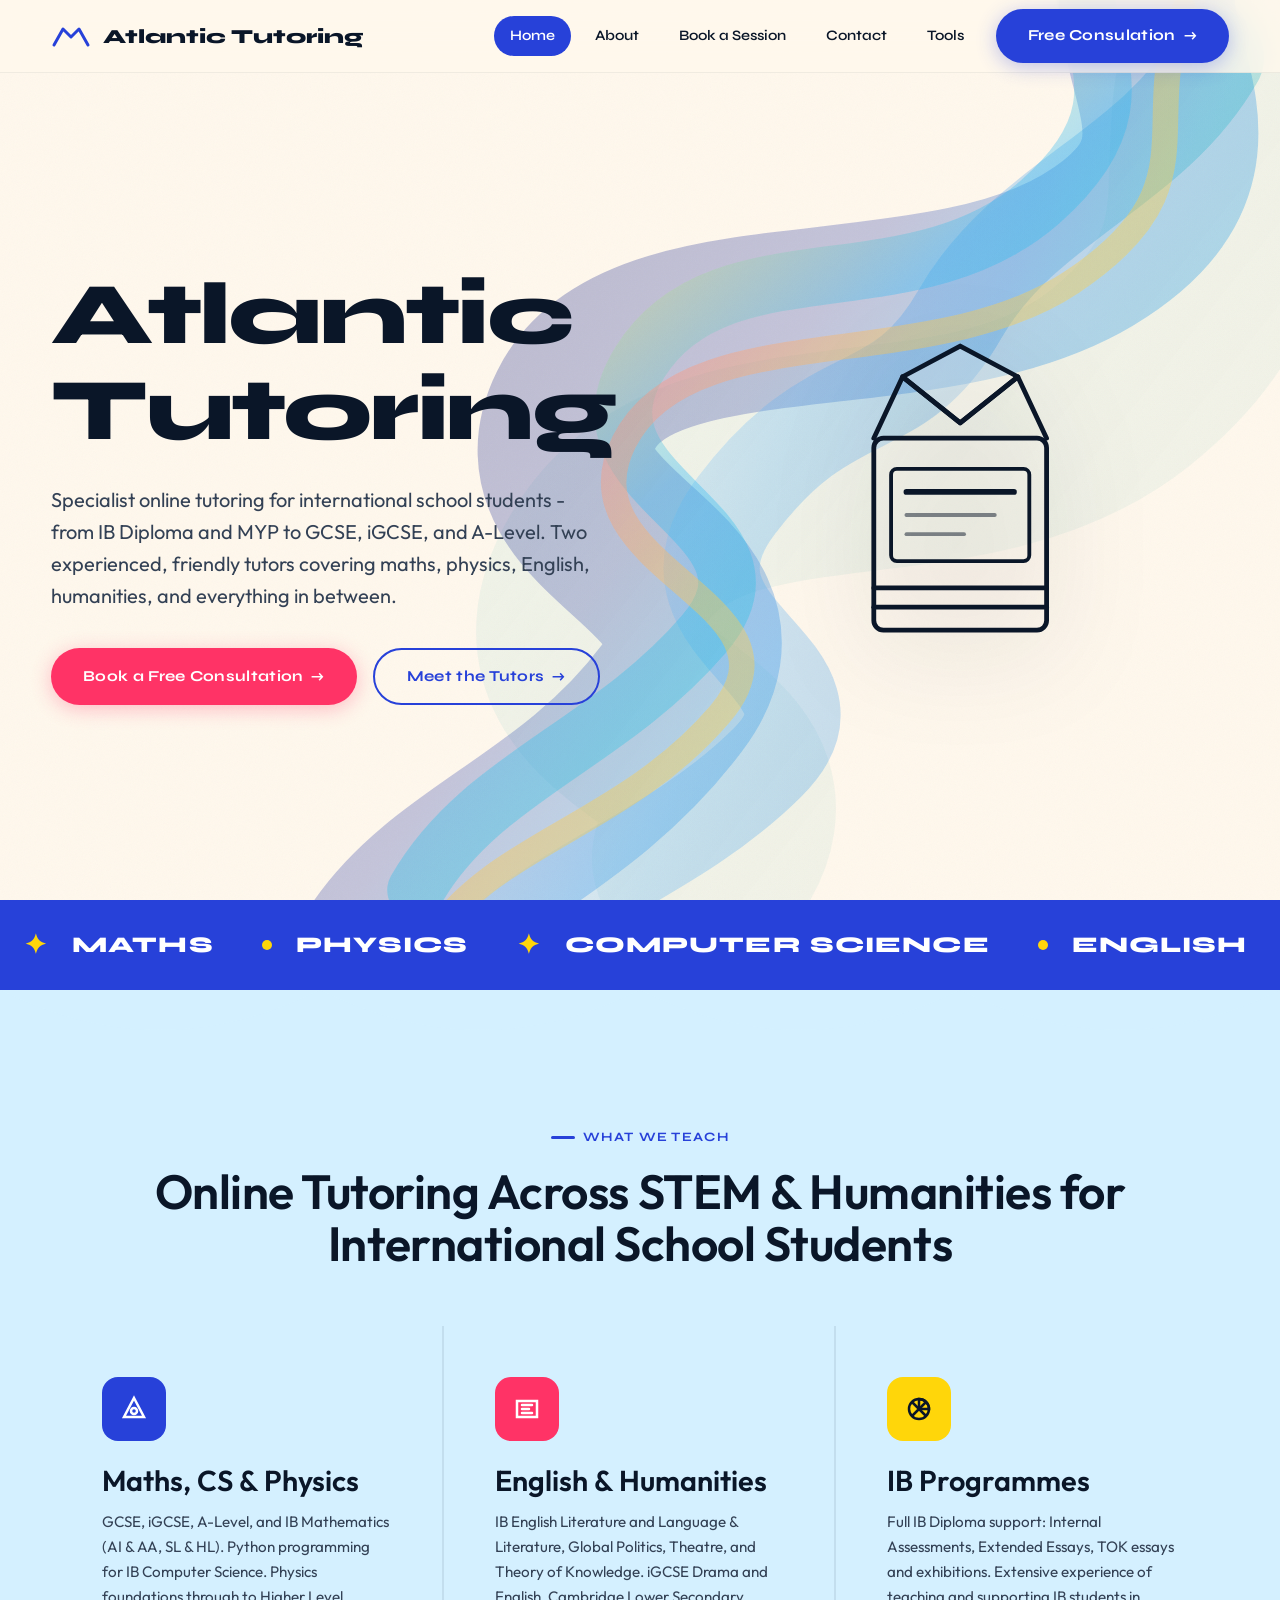
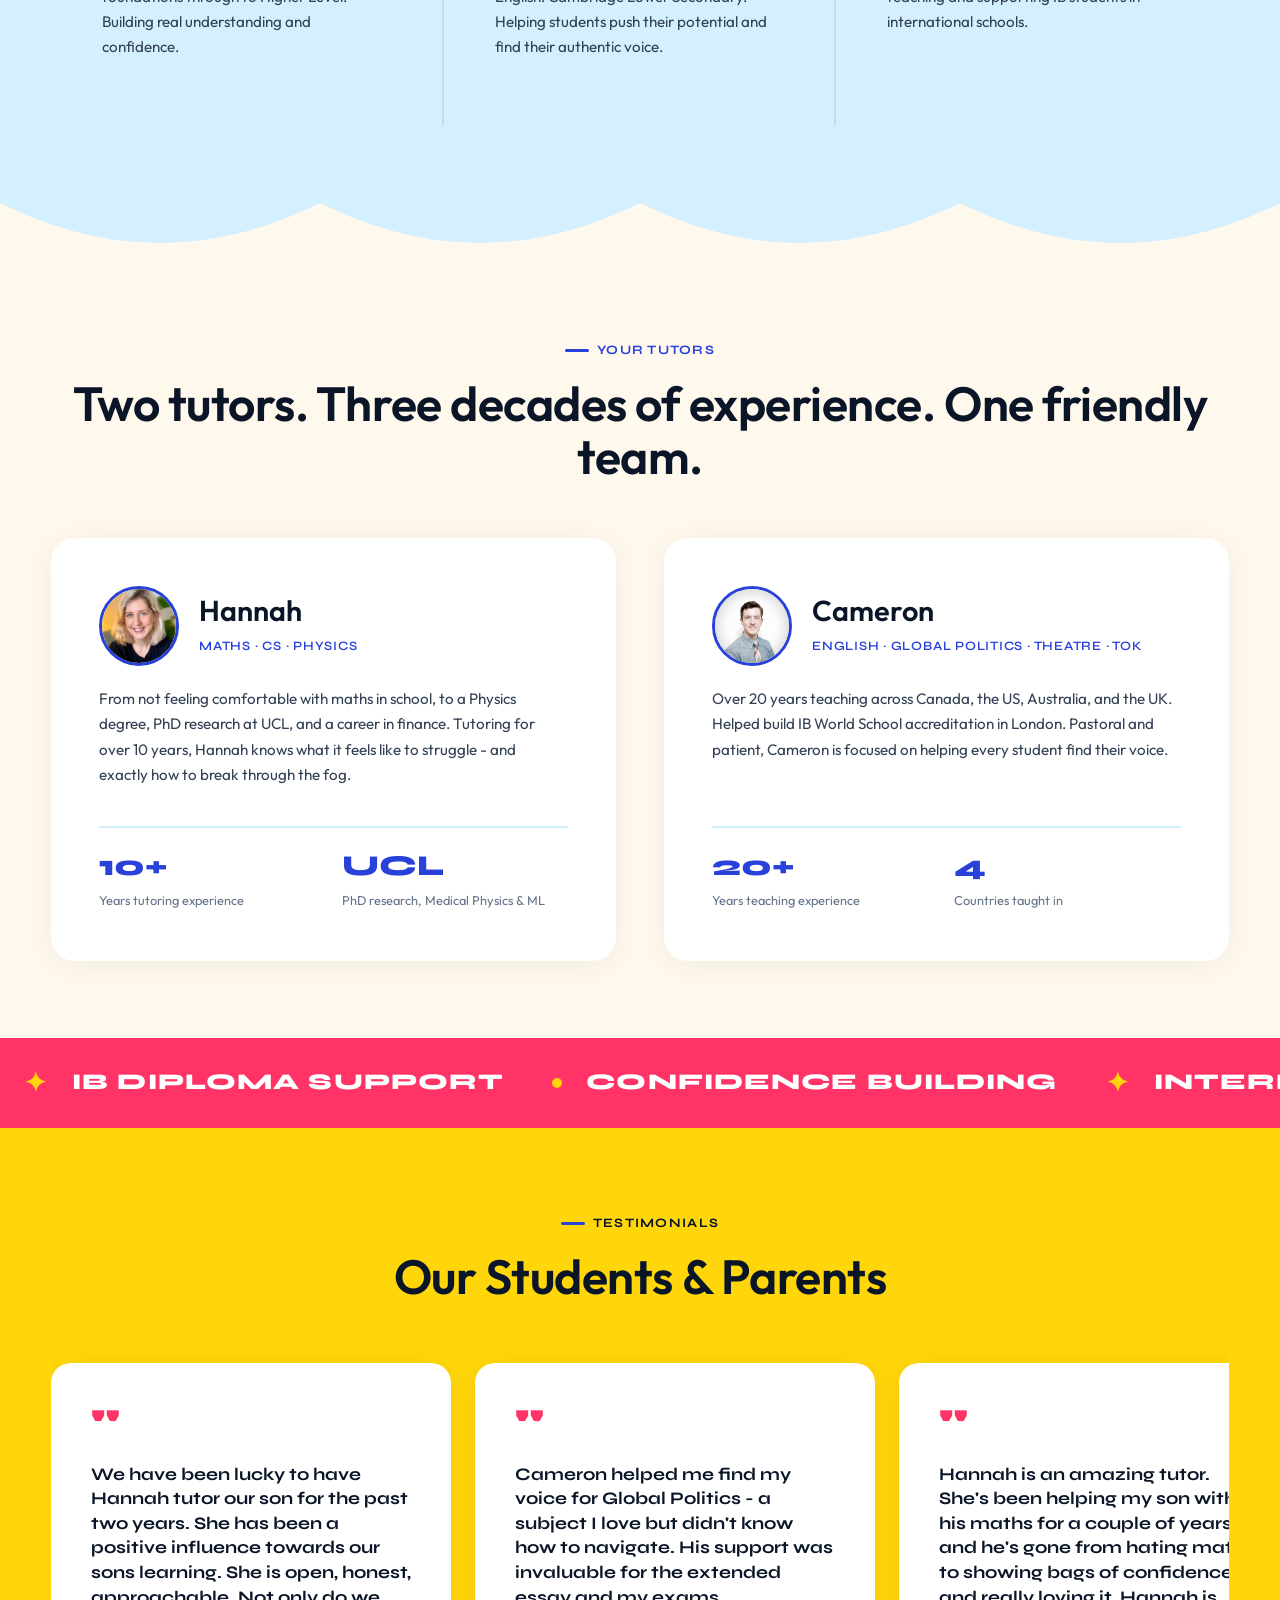
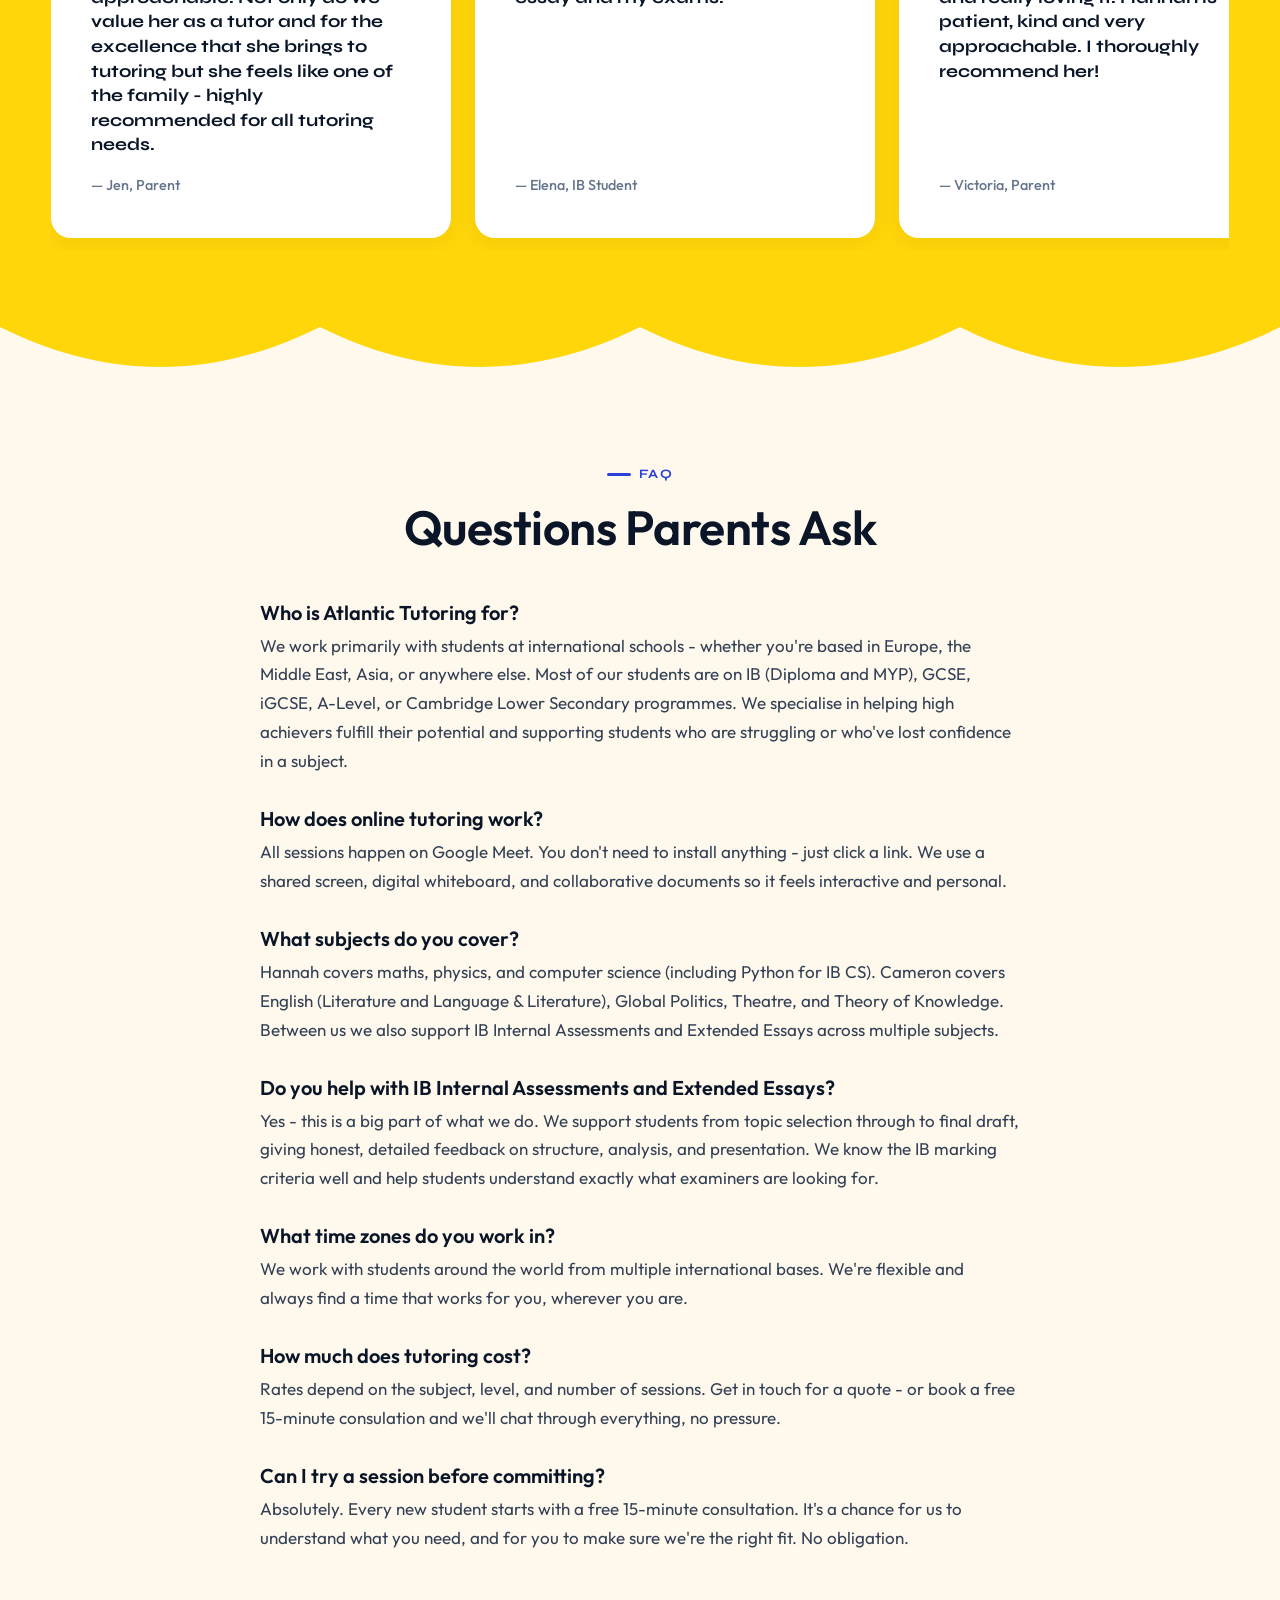
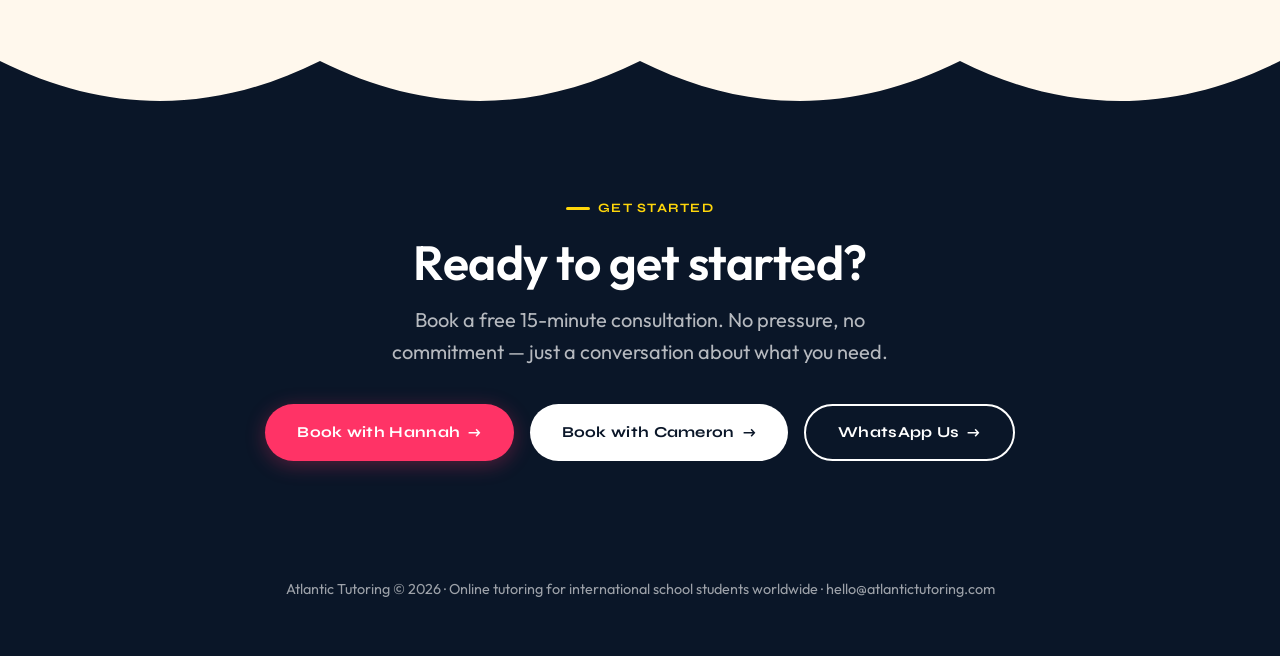
<file: index.html>
<!DOCTYPE html>
<html lang="en">
<head>
    <meta charset="UTF-8">
    <meta name="viewport" content="width=device-width, initial-scale=1.0">

    <title>Online IB, GCSE & A-Level Tutoring for International School Students | Atlantic Tutoring</title>
    <meta name="description" content="Friendly, expert online tutoring in maths, physics, English, and humanities for IB, GCSE, and A-Level students at international schools worldwide. Book a free consultation.">

    <link rel="canonical" href="https://atlantictutoring.com/">

    <meta property="og:title" content="Online IB, GCSE & A-Level Tutoring | Atlantic Tutoring">
    <meta property="og:description" content="Friendly, expert online tutoring for international school students. Maths, physics, English, humanities, TOK, IAs, and Extended Essays.">
    <meta property="og:type" content="website">
    <meta property="og:url" content="https://atlantictutoring.com/">
    <meta property="og:image" content="https://atlantictutoring.com/img/og-image.jpg">
    <meta property="og:locale" content="en_GB">
    <meta property="og:site_name" content="Atlantic Tutoring">

    <meta name="twitter:card" content="summary_large_image">
    <meta name="twitter:title" content="Online IB, GCSE & A-Level Tutoring | Atlantic Tutoring">
    <meta name="twitter:description" content="Friendly, expert online tutoring for international school students worldwide.">
    <meta name="twitter:image" content="https://atlantictutoring.com/img/og-image.jpg">

    <link rel="icon" type="image/svg+xml" href="img/favicon.svg">
    <link rel="icon" type="image/png" sizes="32x32" href="img/favicon-32.png">
    <link rel="icon" type="image/png" sizes="256x256" href="img/favicon.png">
    <link rel="apple-touch-icon" href="img/apple-touch-icon.png">
    <link rel="alternate" hreflang="x-default" href="https://atlantictutoring.com/" />
    <link rel="preconnect" href="https://fonts.googleapis.com">
    <link href="https://fonts.googleapis.com/css2?family=Syne:wght@400;600;700;800&family=Outfit:wght@300;400;500;600&display=swap" rel="stylesheet">

    <!-- Google tag (gtag.js) -->
    <script async src="https://www.googletagmanager.com/gtag/js?id=G-58CXNPF2VC"></script>
    <script>
      window.dataLayer = window.dataLayer || [];
      function gtag(){dataLayer.push(arguments);}
      gtag('js', new Date());

      gtag('config', 'G-58CXNPF2VC');
    </script>

    <link rel="stylesheet" href="css/style.css">

    <script type="application/ld+json">
    {
      "@context": "https://schema.org",
      "@type": "EducationalOrganization",
      "name": "Atlantic Tutoring",
      "url": "https://atlantictutoring.com",
      "logo": "https://atlantictutoring.com/img/favicon.svg",
      "description": "Specialist online tutoring for IB, GCSE, iGCSE, A-Level, and Cambridge Lower Secondary students at international schools worldwide. Expert support in maths, physics, computer science, English, global politics, theatre, and Theory of Knowledge.",
      "email": "hello@atlantictutoring.com",
      "telephone": "+447547283065",
      "address": {
        "@type": "PostalAddress",
        "addressLocality": "Pictou Island",
        "addressRegion": "Nova Scotia",
        "addressCountry": "CA"
      },
      "areaServed": {
        "@type": "Place",
        "name": "Worldwide"
      },
      "serviceType": ["Online Tutoring", "IB Tutoring", "GCSE Tutoring", "A-Level Tutoring"],
      "knowsAbout": [
        "International Baccalaureate Diploma Programme",
        "IB MYP",
        "GCSE Mathematics",
        "A-Level Physics",
        "IB Theory of Knowledge",
        "IB Extended Essay",
        "IB Internal Assessment",
        "IB Global Politics",
        "IB English Literature",
        "Python Programming",
        "Cambridge Lower Secondary"
      ],
      "founder": [
        {
          "@type": "Person",
          "name": "Hannah Coleman",
          "jobTitle": "STEM Tutor",
          "knowsAbout": ["Mathematics", "Physics", "Computer Science", "Python", "IB Mathematics", "GCSE Mathematics"],
          "alumniOf": [
            {"@type": "CollegeOrUniversity", "name": "University of Nottingham"},
            {"@type": "CollegeOrUniversity", "name": "University College London"}
          ]
        },
        {
          "@type": "Person",
          "name": "Cameron MacDonald",
          "jobTitle": "Humanities Tutor",
          "knowsAbout": ["English Literature", "IB Global Politics", "IB Theatre", "Theory of Knowledge", "Extended Essay"],
          "alumniOf": [
            {"@type": "CollegeOrUniversity", "name": "University of British Columbia"}
          ]
        }
      ],
      "sameAs": []
    }
    </script>

    <script type="application/ld+json">
    {
      "@context": "https://schema.org",
      "@type": "FAQPage",
      "mainEntity": [
        {
          "@type": "Question",
          "name": "Who is Atlantic Tutoring for?",
          "acceptedAnswer": {
            "@type": "Answer",
            "text": "We work primarily with students at international schools — whether you're based in Europe, the Middle East, Asia, or anywhere else. Most of our students are on IB (Diploma and MYP), GCSE, iGCSE, A-Level, or Cambridge Lower Secondary programmes. We're particularly good with students who are struggling or who've lost confidence in a subject."
          }
        },
        {
          "@type": "Question",
          "name": "How does online tutoring work?",
          "acceptedAnswer": {
            "@type": "Answer",
            "text": "All sessions happen on Google Meet. We use a shared screen, digital whiteboard, and collaborative documents so it feels interactive and personal. Most of our students tell us they prefer it to in-person tutoring."
          }
        },
        {
          "@type": "Question",
          "name": "What subjects do you cover?",
          "acceptedAnswer": {
            "@type": "Answer",
            "text": "Hannah covers maths, physics, and computer science (including Python for IB CS). Cameron covers English, Global Politics, Theatre, and Theory of Knowledge. We also support IB Internal Assessments and Extended Essays across multiple subjects."
          }
        },
        {
          "@type": "Question",
          "name": "Do you help with IB Internal Assessments and Extended Essays?",
          "acceptedAnswer": {
            "@type": "Answer",
            "text": "Yes — this is a big part of what we do. We support students from topic selection through to final draft, giving honest, detailed feedback on structure, analysis, and presentation."
          }
        },
        {
          "@type": "Question",
          "name": "What time zones do you work in?",
          "acceptedAnswer": {
            "@type": "Answer",
            "text": "We're based in Atlantic Canada (UTC−4) but schedule sessions to suit students anywhere in the world. We regularly work with families in the UK, Europe, the Middle East, and Asia."
          }
        },
        {
          "@type": "Question",
          "name": "How much does tutoring cost?",
          "acceptedAnswer": {
            "@type": "Answer",
            "text": "Rates depend on the subject, level, and number of sessions. Get in touch for a quote — or book a free 15-minute consultation and we'll chat through everything."
          }
        },
        {
          "@type": "Question",
          "name": "Can I try a session before committing?",
          "acceptedAnswer": {
            "@type": "Answer",
            "text": "Absolutely. Every new student starts with a free 15-minute consultation. It's a chance for us to understand what you need, and for you to make sure we're the right fit."
          }
        }
      ]
    }
    </script>
</head>
<body>

<!-- NAV -->
<nav class="site-nav">
    <div class="nav-inner">
        <a href="index.html" class="nav-logo">
            <svg width="40" height="24" viewBox="0 0 80 44" fill="none"><path d="M6 40 L24 8 L40 24 L56 8 L74 40" stroke="currentColor" stroke-width="6" stroke-linecap="round" stroke-linejoin="round" fill="none"/></svg>
            Atlantic Tutoring
        </a>
        <div class="nav-links">
            <a href="index.html" class="nav-link active">Home</a>
            <a href="about.html" class="nav-link">About</a>
            <a href="book.html" class="nav-link">Book a Session</a>
            <a href="contact.html" class="nav-link">Contact</a>
            <a href="tools.html" class="nav-link">Tools</a>
            <a href="book.html" class="btn btn-primary btn-arrow nav-cta">Free Consulation</a>
        </div>
    </div>
</nav>

<!-- ===================== HOME PAGE ===================== -->
<section class="hero">
    <div class="hero-bg"></div>
    
    <!-- Fluid multicolored swoosh ribbon -->
    <div class="fluid-swoosh">
        <svg viewBox="0 0 800 650" fill="none" xmlns="http://www.w3.org/2000/svg" preserveAspectRatio="xMidYMid slice">
            <defs>
                <!-- Deep Ocean to Purple - dominant ribbon -->
                <linearGradient id="grad1" x1="0%" y1="0%" x2="100%" y2="100%">
                    <stop offset="0%" stop-color="#0A1628"/>
                    <stop offset="15%" stop-color="#1A237E"/>
                    <stop offset="30%" stop-color="#283593"/>
                    <stop offset="45%" stop-color="#3949AB"/>
                    <stop offset="60%" stop-color="#1E88E5"/>
                    <stop offset="75%" stop-color="#039BE5"/>
                    <stop offset="90%" stop-color="#00ACC1"/>
                    <stop offset="100%" stop-color="#00897B"/>
                </linearGradient>
                
                <!-- Sky to Green - secondary ribbon -->
                <linearGradient id="grad2" x1="0%" y1="30%" x2="100%" y2="70%">
                    <stop offset="0%" stop-color="#E3F2FD"/>
                    <stop offset="20%" stop-color="#90CAF9"/>
                    <stop offset="40%" stop-color="#42A5F5"/>
                    <stop offset="60%" stop-color="#1E88E5"/>
                    <stop offset="80%" stop-color="#00ACC1"/>
                    <stop offset="100%" stop-color="#26A69A"/>
                </linearGradient>
                
                <!-- Blue Yellow to Cyan - accent ribbon -->
                <linearGradient id="grad3" x1="20%" y1="0%" x2="80%" y2="100%">
                    <stop offset="0%" stop-color="#FFF59D"/>
                    <stop offset="25%" stop-color="#FFEE58"/>
                    <stop offset="50%" stop-color="#29B6F6"/>
                    <stop offset="75%" stop-color="#26C6DA"/>
                    <stop offset="100%" stop-color="#4DD0E1"/>
                </linearGradient>
                
                <!-- Pink to Yellow - highlight ribbon -->
                <linearGradient id="grad4" x1="0%" y1="0%" x2="100%" y2="100%">
                    <stop offset="0%" stop-color="#FF4081"/>
                    <stop offset="25%" stop-color="#FF6B9D"/>
                    <stop offset="50%" stop-color="#FFC947"/>
                    <stop offset="75%" stop-color="#FFD93D"/>
                    <stop offset="100%" stop-color="#FFF59D"/>
                </linearGradient>
                
                <!-- Teal to Navy - soft background glow -->
                <linearGradient id="grad5" x1="0%" y1="0%" x2="100%" y2="100%">
                    <stop offset="0%" stop-color="#B2DFDB" stop-opacity="0.8"/>
                    <stop offset="25%" stop-color="#80CBC4" stop-opacity="0.6"/>
                    <stop offset="50%" stop-color="#4DB6AC" stop-opacity="0.4"/>
                    <stop offset="75%" stop-color="#26A69A" stop-opacity="0.3"/>
                    <stop offset="100%" stop-color="#00695C" stop-opacity="0.2"/>
                </linearGradient>
            </defs>

            <!-- Layer 5: Teal to navy glow — wide, faint background depth -->
            <path d="M 780,60 C 740,140 800,200 700,280 C 600,360 440,300 380,400 C 320,500 500,500 440,580"
                  stroke="url(#grad5)" stroke-width="140" stroke-linecap="round" fill="none" opacity="0.2" class="ribbon-layer-1"/>

            <!-- Layer 1: Deep ocean to purple ribbon — dominant swoosh with full spectrum -->
            <g class="ribbon-layer-1">
                <path d="M 720,20 C 700,80 780,140 680,200 C 580,260 400,220 360,300 C 320,380 480,400 420,480 C 360,560 280,580 240,640"
                      stroke="url(#grad1)" stroke-width="110" stroke-linecap="round" fill="none" opacity="0.3"/>
            </g>

            <!-- Layer 2: Sky to green ribbon — flowing from light blues to teals -->
            <g class="ribbon-layer-2">
                <path d="M 760,80 C 720,150 640,170 600,240 C 560,310 520,280 460,360 C 400,440 540,460 480,520 C 420,580 340,600 300,650"
                      stroke="url(#grad2)" stroke-width="60" stroke-linecap="round" fill="none" opacity="0.25"/>
            </g>

            <!-- Layer 3: Blue-yellow to cyan ribbon — bright accent like sun on coastal waters -->
            <g class="ribbon-layer-3">
                <path d="M 680,0 C 660,60 730,100 650,170 C 570,240 450,190 400,270 C 350,350 500,370 440,440 C 380,510 300,530 260,600"
                      stroke="url(#grad3)" stroke-width="36" stroke-linecap="round" fill="none" opacity="0.35"/>
            </g>

            <!-- Layer 4: Pink to yellow ribbon — warm accent like sunset on the ocean -->
            <g class="ribbon-layer-4">
                <path d="M 740,50 C 710,120 760,160 670,220 C 580,280 430,240 390,320 C 350,400 510,420 450,490 C 390,560 310,570 270,630"
                      stroke="url(#grad4)" stroke-width="16" stroke-linecap="round" fill="none" opacity="0.4"/>
            </g>
        </svg>
    </div>
    
    <div class="hero-content">
        <div class="hero-text">
            <h1 class="h-display">Atlantic Tutoring</h1>
            <p class="subtitle">Specialist online tutoring for international school students - from IB Diploma and MYP to GCSE, iGCSE, and A-Level. Two experienced, friendly tutors covering maths, physics, English, humanities, and everything in between.</p>
            <div class="hero-buttons">
                <a href="book.html" class="btn btn-accent btn-arrow">Book a Free Consultation</a>
                <a href="about.html" class="btn btn-outline btn-arrow">Meet the Tutors</a>
            </div>
        </div>
        <div class="hero-visual">
            <svg class="hero-carton" viewBox="0 0 120 170" fill="none" stroke="currentColor" stroke-width="2.5" stroke-linecap="round" stroke-linejoin="round">
                <polygon points="30,28 60,52 90,28 60,12" fill="rgba(255,248,237,0.3)" stroke="currentColor" stroke-width="2.5"/>
                <path d="M15 60 L30 28 L60 52 L90 28 L105 60" />
                <rect x="15" y="60" width="90" height="100" rx="5" fill="rgba(255,248,237,0.15)"/>
                <rect x="24" y="76" width="72" height="48" rx="3" stroke-width="2" fill="rgba(255,248,237,0.1)"/>
                <line x1="32" y1="88" x2="88" y2="88" stroke-width="3"/>
                <line x1="32" y1="100" x2="78" y2="100" stroke-width="2" opacity="0.5"/>
                <line x1="32" y1="110" x2="62" y2="110" stroke-width="2" opacity="0.5"/>
                <line x1="15" y1="138" x2="105" y2="138" stroke-width="2.5"/>
                <line x1="15" y1="148" x2="105" y2="148" stroke-width="2.5"/>
            </svg>
        </div>
    </div>
</section>

<!-- MARQUEE -->
<div class="marquee marquee--blue">
    <div class="marquee-track">
        <span class="marquee-item"><span class="marquee-star">✦</span> Maths</span>
        <span class="marquee-item"><span class="marquee-dot"></span> Physics</span>
        <span class="marquee-item"><span class="marquee-star">✦</span> Computer Science</span>
        <span class="marquee-item"><span class="marquee-dot"></span> English</span>
        <span class="marquee-item"><span class="marquee-star">✦</span> Global Politics</span>
        <span class="marquee-item"><span class="marquee-dot"></span> Theory of Knowledge</span>
        <span class="marquee-item"><span class="marquee-star">✦</span> Theatre</span>
        <span class="marquee-item"><span class="marquee-star">✦</span> Python</span>
        <span class="marquee-item"><span class="marquee-star">✦</span> International Baccalaureate</span>
        <span class="marquee-item"><span class="marquee-dot"></span> Cambridge Lower Secondary</span>
        <span class="marquee-item"><span class="marquee-star">✦</span> GCSE and A Level</span>
        <span class="marquee-item"><span class="marquee-star">✦</span> IGCSE</span>
    </div>
</div>

<!-- SCALLOP -->
<div class="scallop-divider bg-ice">
    <svg viewBox="0 0 1440 60" preserveAspectRatio="none"><path d="M0,0 C120,60 240,60 360,0 C480,60 600,60 720,0 C840,60 960,60 1080,0 C1200,60 1320,60 1440,0 L1440,60 L0,60 Z" fill="#D4F0FF"/></svg>
</div>

<!-- WHAT WE DO -->
<section class="bg-ice section-pad">
    <div class="container-wide">
        <div class="reveal revealed" style="text-align:center;margin-bottom:clamp(32px,5vw,56px);">
            <span class="section-badge">What We Teach</span>
            <h2>Online Tutoring Across STEM & Humanities for International School Students</h2>
        </div>
        <div class="services-grid reveal revealed">
            <div class="service-card">
                <div class="service-icon service-icon--blue">
                    <svg width="28" height="28" viewBox="0 0 28 28" fill="none" stroke="currentColor" stroke-width="2.5" stroke-linecap="round"><polygon points="14,3 24,22 4,22"/><circle cx="14" cy="16" r="3"/></svg>
                </div>
                <h3>Maths, CS & Physics</h3>
                <p>GCSE, iGCSE, A-Level, and IB Mathematics (AI & AA, SL & HL). Python programming for IB Computer Science. Physics foundations through to Higher Level. Building real understanding and confidence.</p>
            </div>
            <div class="service-card">
                <div class="service-icon service-icon--pink">
                    <svg width="28" height="28" viewBox="0 0 28 28" fill="none" stroke="currentColor" stroke-width="2.5" stroke-linecap="round"><path d="M4 22 V6 H24 V22 H4Z"/><path d="M9 10 H19 M9 14 H16 M9 18 H19"/></svg>
                </div>
                <h3>English & Humanities</h3>
                <p>IB English Literature and Language & Literature, Global Politics, Theatre, and Theory of Knowledge. iGCSE Drama and English. Cambridge Lower Secondary. Helping students push their potential and find their authentic voice.</p>
            </div>
            <div class="service-card">
                <div class="service-icon service-icon--yellow">
                    <svg width="28" height="28" viewBox="0 0 28 28" fill="none" stroke="currentColor" stroke-width="2.5" stroke-linecap="round"><circle cx="14" cy="14" r="10"/><path d="M14 4 A10 10 0 0 1 24 14 L14 14 Z"/><path d="M8 8 L20 20 M20 8 L8 20"/></svg>
                </div>
                <h3>IB Programmes</h3>
                <p>Full IB Diploma support: Internal Assessments, Extended Essays, TOK essays and exhibitions. Extensive experience of teaching and supporting IB students in international schools.</p>
            </div>
        </div>
    </div>
</section>

<!-- SCALLOP -->
<div class="scallop-divider" style="background:var(--ice);">
    <svg viewBox="0 0 1440 60" preserveAspectRatio="none"><path d="M0,0 C120,60 240,60 360,0 C480,60 600,60 720,0 C840,60 960,60 1080,0 C1200,60 1320,60 1440,0 L1440,60 L0,60 Z" fill="#FFF8ED"/></svg>
</div>

<!-- TUTORS -->
<section class="bg-cream section-pad">
    <div class="container-wide">
        <div class="reveal revealed" style="text-align:center;margin-bottom:clamp(32px,5vw,56px);">
            <span class="section-badge">Your Tutors</span>
            <h2>Two tutors. Three decades of experience. One friendly team.</h2>
        </div>
        <div class="tutors-grid">
            <div class="tutor-card reveal revealed">
                <div class="tutor-card-header">
                    <img src="img/hannah.jpg" alt="Hannah Coleman — online IB and GCSE maths tutor" class="tutor-portrait">
                    <div>
                        <h3><a href="about.html#hannah" style="color:inherit;text-decoration:none;">Hannah</a></h3>
                        <span class="tutor-subjects">Maths · CS · Physics</span>
                    </div>
                </div>
                <p>From not feeling comfortable with maths in school, to a Physics degree, PhD research at UCL, and a career in finance. Tutoring for over 10 years, Hannah knows what it feels like to struggle - and exactly how to break through the fog.</p>
                <div class="tutor-stats">
                    <div><span class="stat-number">10+</span><span class="stat-label">Years tutoring experience</span></div>
                    <div><span class="stat-number">UCL</span><span class="stat-label">PhD research, Medical Physics & ML</span></div>
                </div>
            </div>
            <div class="tutor-card reveal revealed">
                <div class="tutor-card-header">
                    <img src="img/cameron.jpg" alt="Cameron MacDonald — online IB English, Global Politics, and TOK tutor" class="tutor-portrait">
                    <div>
                        <h3><a href="about.html#cameron" style="color:inherit;text-decoration:none;">Cameron</a></h3>
                        <span class="tutor-subjects">English · Global Politics · Theatre · TOK</span>
                    </div>
                </div>
                <p>Over 20 years teaching across Canada, the US, Australia, and the UK. Helped build IB World School accreditation in London. Pastoral and patient, Cameron is focused on helping every student find their voice.</p>
                <div class="tutor-stats">
                    <div><span class="stat-number">20+</span><span class="stat-label">Years teaching experience</span></div>
                    <div><span class="stat-number">4</span><span class="stat-label">Countries taught in</span></div>
                </div>
            </div>
        </div>
    </div>
</section>

<!-- MARQUEE 2 -->
<div class="marquee marquee--pink">
    <div class="marquee-track">
        <span class="marquee-item"><span class="marquee-star">✦</span> IB Diploma Support</span>
        <span class="marquee-item"><span class="marquee-dot"></span> Confidence Building</span>
        <span class="marquee-item"><span class="marquee-star">✦</span> International Schools</span>
        <span class="marquee-item"><span class="marquee-dot"></span> Friendly & Patient</span>
        <span class="marquee-item"><span class="marquee-star">✦</span> IA & EE Support</span>
        <span class="marquee-item"><span class="marquee-dot"></span> Multiple Time Zone</span>
        <span class="marquee-item"><span class="marquee-star">✦</span> Exam Prep</span>
        <span class="marquee-item"><span class="marquee-dot"></span> Online Worldwide</span>
    </div>
</div>

<!-- TESTIMONIALS -->
<section class="bg-yellow section-pad">
    <div class="container-wide">
        <div class="reveal revealed" style="text-align:center;margin-bottom:clamp(32px,5vw,48px);">
            <span class="section-badge">Testimonials</span>
            <h2>Our Students & Parents</h2>
        </div>
        <div class="testimonials-track reveal revealed">
            <div class="testimonial-card">
                <span class="testimonial-quote-mark">"</span>
                <blockquote>We have been lucky to have Hannah tutor our son for the past two years. She has been a positive influence towards our sons learning. She is open, honest, approachable. Not only do we value her as a tutor and for the excellence that she brings to tutoring but she feels like one of the family - highly recommended for all tutoring needs.</blockquote>
                <span class="testimonial-author">— Jen, Parent</span>
            </div>
            <div class="testimonial-card">
                <span class="testimonial-quote-mark">"</span>
                <blockquote>Cameron helped me find my voice for Global Politics - a subject I love but didn't know how to navigate. His support was invaluable for the extended essay and my exams.</blockquote>
                <span class="testimonial-author">— Elena, IB Student</span>
            </div>
            <div class="testimonial-card">
                <span class="testimonial-quote-mark">"</span>
                <blockquote>Hannah is an amazing tutor. She's been helping my son with his maths for a couple of years and he's gone from hating maths to showing bags of confidence and really loving it. Hannah is patient, kind and very approachable. I thoroughly recommend her!</blockquote>
                <span class="testimonial-author">— Victoria, Parent</span>
            </div>
        </div>
    </div>
</section>

<!-- SCALLOP -->
<div class="scallop-divider" style="background:var(--yellow);">
    <svg viewBox="0 0 1440 60" preserveAspectRatio="none"><path d="M0,0 C120,60 240,60 360,0 C480,60 600,60 720,0 C840,60 960,60 1080,0 C1200,60 1320,60 1440,0 L1440,60 L0,60 Z" fill="#FFF8ED"/></svg>
</div>

<!-- FAQ -->
<section class="bg-cream section-pad" id="faq">
    <div class="container-narrow">
        <div class="reveal revealed" style="text-align:center;margin-bottom:clamp(32px,5vw,48px);">
            <span class="section-badge">FAQ</span>
            <h2>Questions Parents Ask</h2>
        </div>
        <div class="faq-list reveal revealed">
            <div class="faq-item">
                <h3>Who is Atlantic Tutoring for?</h3>
                <p>We work primarily with students at international schools - whether you're based in Europe, the Middle East, Asia, or anywhere else. Most of our students are on IB (Diploma and MYP), GCSE, iGCSE, A-Level, or Cambridge Lower Secondary programmes. We specialise in helping high achievers fulfill their potential and supporting students who are struggling or who've lost confidence in a subject.</p>
            </div>
            <div class="faq-item">
                <h3>How does online tutoring work?</h3>
                <p>All sessions happen on Google Meet. You don't need to install anything - just click a link. We use a shared screen, digital whiteboard, and collaborative documents so it feels interactive and personal.</p>
            </div>
            <div class="faq-item">
                <h3>What subjects do you cover?</h3>
                <p>Hannah covers maths, physics, and computer science (including Python for IB CS). Cameron covers English (Literature and Language & Literature), Global Politics, Theatre, and Theory of Knowledge. Between us we also support IB Internal Assessments and Extended Essays across multiple subjects.</p>
            </div>
            <div class="faq-item">
                <h3>Do you help with IB Internal Assessments and Extended Essays?</h3>
                <p>Yes - this is a big part of what we do. We support students from topic selection through to final draft, giving honest, detailed feedback on structure, analysis, and presentation. We know the IB marking criteria well and help students understand exactly what examiners are looking for.</p>
            </div>
            <div class="faq-item">
                <h3>What time zones do you work in?</h3>
                <p>We work with students around the world from multiple international bases. We're flexible and always find a time that works for you, wherever you are.</p>
            </div>
            <div class="faq-item">
                <h3>How much does tutoring cost?</h3>
                <p>Rates depend on the subject, level, and number of sessions. Get in touch for a quote - or book a free 15-minute consulation and we'll chat through everything, no pressure.</p>
            </div>
            <div class="faq-item">
                <h3>Can I try a session before committing?</h3>
                <p>Absolutely. Every new student starts with a free 15-minute consultation. It's a chance for us to understand what you need, and for you to make sure we're the right fit. No obligation.</p>
            </div>
        </div>
    </div>
</section>

<div class="scallop-divider" style="background:var(--cream);">
    <svg viewBox="0 0 1440 60" preserveAspectRatio="none"><path d="M0,0 C120,60 240,60 360,0 C480,60 600,60 720,0 C840,60 960,60 1080,0 C1200,60 1320,60 1440,0 L1440,60 L0,60 Z" fill="#0A1628"/></svg>
</div>

<!-- CTA -->
<section class="cta-block bg-navy">
    <div class="reveal revealed">
        <span class="section-badge">Get Started</span>
        <h2>Ready to get started?</h2>
        <p class="subtitle" style="color:rgba(255,255,255,0.7);">Book a free 15-minute consultation. No pressure, no commitment — just a conversation about what you need.</p>
        <div class="cta-buttons">
            <a href="book.html" class="btn btn-accent btn-arrow">Book with Hannah</a>
            <a href="book.html" class="btn btn-white btn-arrow">Book with Cameron</a>
            <a href="contact.html" class="btn btn-outline btn-arrow" style="color:var(--white);border-color:var(--white);">WhatsApp Us</a>
        </div>
    </div>
</section>

<!-- FOOTER -->
<footer class="site-footer">
    <p>Atlantic Tutoring &copy; 2026 · Online tutoring for international school students worldwide · hello@atlantictutoring.com</p>
</footer>

<script src="js/main.js"></script>
</body>
</html>
</file>
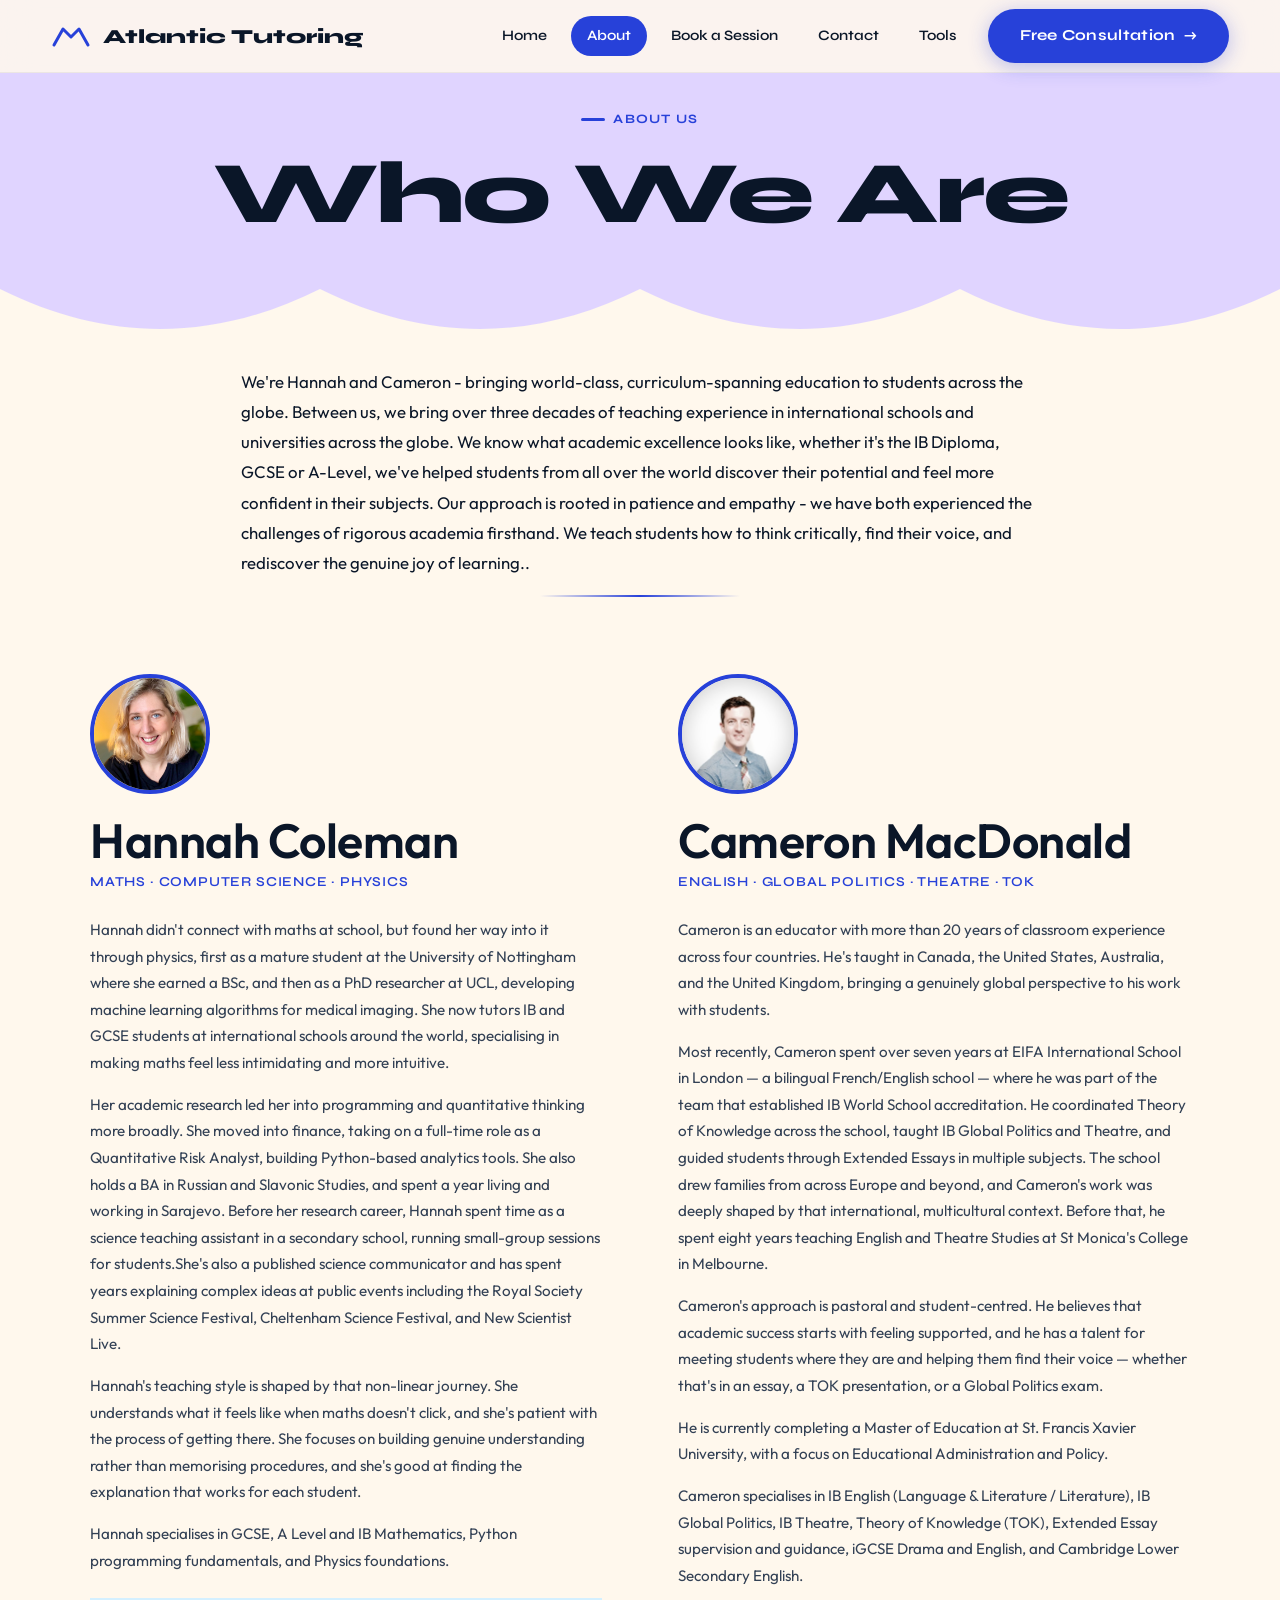
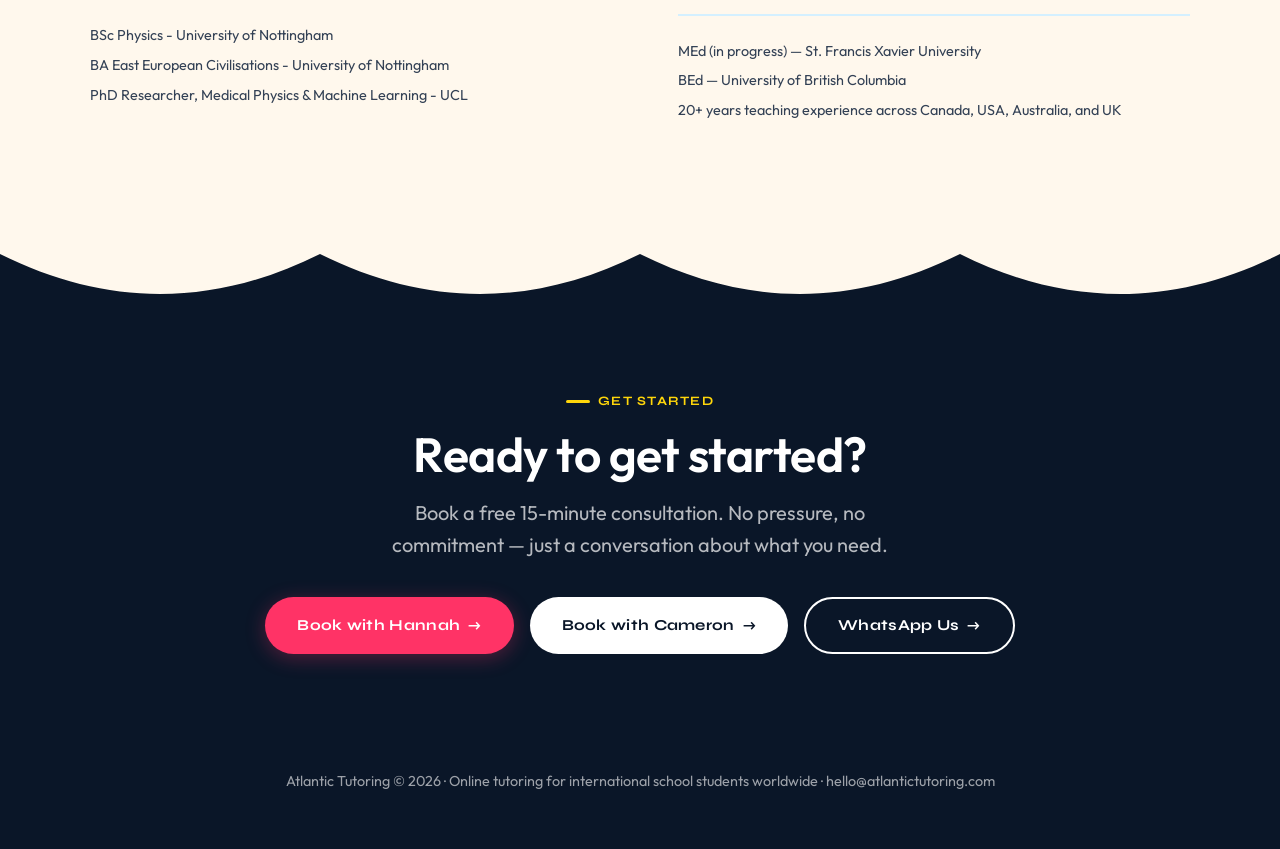
<file: about.html>
<!DOCTYPE html>
<html lang="en">
<head>
    <meta charset="UTF-8">
    <meta name="viewport" content="width=device-width, initial-scale=1.0">

    <title>Meet Your Tutors — IB, GCSE & A-Level Specialists | Atlantic Tutoring</title>
    <meta name="description" content="Hannah (maths, physics, CS) and Cameron (English, Global Politics, TOK, Theatre) — two friendly, experienced tutors for international school students worldwide.">

    <link rel="canonical" href="https://atlantictutoring.com/about.html">

    <meta property="og:title" content="Meet Your Tutors | Atlantic Tutoring">
    <meta property="og:description" content="Two experienced, friendly tutors for IB, GCSE, and A-Level students at international schools.">
    <meta property="og:type" content="website">
    <meta property="og:url" content="https://atlantictutoring.com/about.html">
    <meta property="og:image" content="https://atlantictutoring.com/img/og-image.jpg">
    <meta property="og:site_name" content="Atlantic Tutoring">

    <link rel="icon" type="image/svg+xml" href="img/favicon.svg">
    <link rel="icon" type="image/png" sizes="32x32" href="img/favicon-32.png">
    <link rel="icon" type="image/png" sizes="256x256" href="img/favicon.png">
    <link rel="apple-touch-icon" href="img/apple-touch-icon.png">
    <link rel="alternate" hreflang="x-default" href="https://atlantictutoring.com/" />
    <link rel="preconnect" href="https://fonts.googleapis.com">
    <link href="https://fonts.googleapis.com/css2?family=Syne:wght@400;600;700;800&family=Outfit:wght@300;400;500;600&display=swap" rel="stylesheet">
    <link rel="stylesheet" href="css/style.css">

    <!-- Google tag (gtag.js) -->
    <script async src="https://www.googletagmanager.com/gtag/js?id=G-58CXNPF2VC"></script>
    <script>
      window.dataLayer = window.dataLayer || [];
      function gtag(){dataLayer.push(arguments);}
      gtag('js', new Date());

      gtag('config', 'G-58CXNPF2VC');
    </script>

    <script type="application/ld+json">
    {
      "@context": "https://schema.org",
      "@graph": [
        {
          "@type": "Person",
          "name": "Hannah Coleman",
          "jobTitle": "STEM Tutor & Co-Founder",
          "worksFor": {
            "@type": "EducationalOrganization",
            "name": "Atlantic Tutoring",
            "url": "https://atlantictutoring.com"
          },
          "description": "Online maths, physics, and computer science tutor for IB, GCSE, and A-Level students. BSc Physics (Nottingham), PhD researcher in Medical Physics and Machine Learning (UCL), former Quantitative Risk Analyst.",
          "knowsAbout": ["IB Mathematics", "GCSE Mathematics", "A-Level Physics", "Python Programming", "IB Computer Science", "IB Internal Assessment"],
          "alumniOf": [
            {"@type": "CollegeOrUniversity", "name": "University of Nottingham"},
            {"@type": "CollegeOrUniversity", "name": "University College London"}
          ],
          "hasCredential": [
            {"@type": "EducationalOccupationalCredential", "credentialCategory": "degree", "name": "BSc Physics, University of Nottingham"},
            {"@type": "EducationalOccupationalCredential", "credentialCategory": "degree", "name": "BA East European Civilisations, University of Nottingham"}
          ]
        },
        {
          "@type": "Person",
          "name": "Cameron MacDonald",
          "jobTitle": "Humanities Tutor & Co-Founder",
          "worksFor": {
            "@type": "EducationalOrganization",
            "name": "Atlantic Tutoring",
            "url": "https://atlantictutoring.com"
          },
          "description": "Online English, Global Politics, Theatre, and TOK tutor for IB and iGCSE students. 20+ years teaching across Canada, USA, Australia, and the UK. Former IB TOK Coordinator at EIFA International School, London.",
          "knowsAbout": ["IB English Literature", "IB Language and Literature", "IB Global Politics", "IB Theatre", "Theory of Knowledge", "IB Extended Essay", "iGCSE English", "iGCSE Drama"],
          "alumniOf": [
            {"@type": "CollegeOrUniversity", "name": "University of British Columbia"}
          ],
          "hasCredential": [
            {"@type": "EducationalOccupationalCredential", "credentialCategory": "degree", "name": "BEd, University of British Columbia"},
            {"@type": "EducationalOccupationalCredential", "credentialCategory": "degree", "name": "MEd (in progress), St. Francis Xavier University"}
          ]
        }
      ]
    }
    </script>
</head>
<body>

<!-- NAV -->
<nav class="site-nav">
    <div class="nav-inner">
        <a href="index.html" class="nav-logo">
            <svg width="40" height="24" viewBox="0 0 80 44" fill="none"><path d="M6 40 L24 8 L40 24 L56 8 L74 40" stroke="currentColor" stroke-width="6" stroke-linecap="round" stroke-linejoin="round" fill="none"/></svg>
            Atlantic Tutoring
        </a>
        <div class="nav-links">
            <a href="index.html" class="nav-link">Home</a>
            <a href="about.html" class="nav-link active">About</a>
            <a href="book.html" class="nav-link">Book a Session</a>
            <a href="contact.html" class="nav-link">Contact</a>
            <a href="tools.html" class="nav-link">Tools</a>
            <a href="book.html" class="btn btn-primary btn-arrow nav-cta">Free Consultation</a>
        </div>
    </div>
</nav>

<!-- PAGE HEADER -->
<header class="page-header bg-lavender">
    <span class="section-badge">About Us</span>
    <h1 class="h-display">Who We Are</h1>
</header>

<!-- SCALLOP -->
<div class="scallop-divider" style="background:var(--lavender);">
    <svg viewBox="0 0 1440 60" preserveAspectRatio="none"><path d="M0,0 C120,60 240,60 360,0 C480,60 600,60 720,0 C840,60 960,60 1080,0 C1200,60 1320,60 1440,0 L1440,60 L0,60 Z" fill="#FFF8ED"/></svg>
</div>

<!-- APPROACH TEXT -->
<section class="bg-cream section-pad" style="padding-top: clamp(16px, 2vw, 32px);">
    <div class="container-narrow reveal revealed">
        <div class="approach-text">
            <p>We're Hannah and Cameron - bringing world-class, curriculum-spanning education to students across the globe. Between us, we bring over three decades of teaching experience in international schools and universities across the globe. We know what academic excellence looks like, whether it's the IB Diploma, GCSE or A-Level, we've helped students from all over the world discover their potential and feel more confident in their subjects. Our approach is rooted in patience and empathy - we have both experienced the challenges of rigorous academia firsthand. We teach students how to think critically, find their voice, and rediscover the genuine joy of learning..</p>
        </div>
        <div class="divider-line"></div>
    </div>
</section>

<!-- BIO GRID -->
<section class="bg-cream section-pad" style="padding-top:0;">
    <div class="container-wide">
        <div class="bio-grid">
            <!-- Hannah's Full Bio -->
            <div class="bio-section reveal revealed" id="hannah">
                <img src="img/hannah.jpg" alt="Hannah Coleman — online IB and GCSE maths tutor" class="bio-portrait">
                <h2 class="bio-name">Hannah Coleman</h2>
                <p class="bio-subjects">Maths · Computer Science · Physics</p>
                
                <div class="bio-content">
                    <p>Hannah didn't connect with maths at school, but found her way into it through physics, first as a mature student at the University of Nottingham where she earned a BSc, and then as a PhD researcher at UCL, developing machine learning algorithms for medical imaging. She now tutors IB and GCSE students at international schools around the world, specialising in making maths feel less intimidating and more intuitive.</p>

                    <p>Her academic research led her into programming and quantitative thinking more broadly. She moved into finance, taking on a full-time role as a Quantitative Risk Analyst, building Python-based analytics tools. She also holds a BA in Russian and Slavonic Studies, and spent a year living and working in Sarajevo. Before her research career, Hannah spent time as a science teaching assistant in a secondary school, running small-group sessions for students.She's also a published science communicator and has spent years explaining complex ideas at public events including the Royal Society Summer Science Festival, Cheltenham Science Festival, and New Scientist Live.</p>

                    <p>Hannah's teaching style is shaped by that non-linear journey. She understands what it feels like when maths doesn't click, and she's patient with the process of getting there. She focuses on building genuine understanding rather than memorising procedures, and she's good at finding the explanation that works for each student.</p>

                    <p>Hannah specialises in GCSE, A Level and IB Mathematics, Python programming fundamentals, and Physics foundations.</p>
                </div>
                
                <div class="qualifications">
                    <p>BSc Physics - University of Nottingham</p>
                    <p>BA East European Civilisations - University of Nottingham</p>
                    <p>PhD Researcher, Medical Physics & Machine Learning - UCL</p>
                </div>
            </div>

            <!-- Cameron's Full Bio -->
            <div class="bio-section reveal revealed" id="cameron">
                <img src="img/cameron.jpg" alt="Cameron MacDonald — online IB English, Global Politics, and TOK tutor" class="bio-portrait">
                <h2 class="bio-name">Cameron MacDonald</h2>
                <p class="bio-subjects">English · Global Politics · Theatre · TOK</p>
                
                <div class="bio-content">
                    <p>Cameron is an educator with more than 20 years of classroom experience across four countries. He's taught in Canada, the United States, Australia, and the United Kingdom, bringing a genuinely global perspective to his work with students.</p>
                    
                    <p>Most recently, Cameron spent over seven years at EIFA International School in London — a bilingual French/English school — where he was part of the team that established IB World School accreditation. He coordinated Theory of Knowledge across the school, taught IB Global Politics and Theatre, and guided students through Extended Essays in multiple subjects. The school drew families from across Europe and beyond, and Cameron's work was deeply shaped by that international, multicultural context. Before that, he spent eight years teaching English and Theatre Studies at St Monica's College in Melbourne.</p>
                    
                    <p>Cameron's approach is pastoral and student-centred. He believes that academic success starts with feeling supported, and he has a talent for meeting students where they are and helping them find their voice — whether that's in an essay, a TOK presentation, or a Global Politics exam.</p>
                    
                    <p>He is currently completing a Master of Education at St. Francis Xavier University, with a focus on Educational Administration and Policy.</p>
                    
                    <p>Cameron specialises in IB English (Language & Literature / Literature), IB Global Politics, IB Theatre, Theory of Knowledge (TOK), Extended Essay supervision and guidance, iGCSE Drama and English, and Cambridge Lower Secondary English.</p>
                </div>
                
                <div class="qualifications">
                    <p>MEd (in progress) — St. Francis Xavier University</p>
                    <p>BEd — University of British Columbia</p>
                    <p>20+ years teaching experience across Canada, USA, Australia, and UK</p>
                </div>
            </div>
        </div>
    </div>
</section>

<!-- SCALLOP -->
<div class="scallop-divider" style="background:var(--cream);">
    <svg viewBox="0 0 1440 60" preserveAspectRatio="none"><path d="M0,0 C120,60 240,60 360,0 C480,60 600,60 720,0 C840,60 960,60 1080,0 C1200,60 1320,60 1440,0 L1440,60 L0,60 Z" fill="#0A1628"/></svg>
</div>

<!-- CTA -->
<section class="cta-block bg-navy">
    <div class="reveal revealed">
        <span class="section-badge">Get Started</span>
        <h2>Ready to get started?</h2>
        <p class="subtitle" style="color:rgba(255,255,255,0.7);">Book a free 15-minute consultation. No pressure, no commitment — just a conversation about what you need.</p>
        <div class="cta-buttons">
            <a href="book.html" class="btn btn-accent btn-arrow">Book with Hannah</a>
            <a href="book.html" class="btn btn-white btn-arrow">Book with Cameron</a>
            <a href="contact.html" class="btn btn-outline btn-arrow" style="color:var(--white);border-color:var(--white);">WhatsApp Us</a>
        </div>
    </div>
</section>

<!-- FOOTER -->
<footer class="site-footer">
    <p>Atlantic Tutoring &copy; 2026 · Online tutoring for international school students worldwide · hello@atlantictutoring.com</p>
</footer>

<script src="js/main.js"></script>
</body>
</html>
</file>
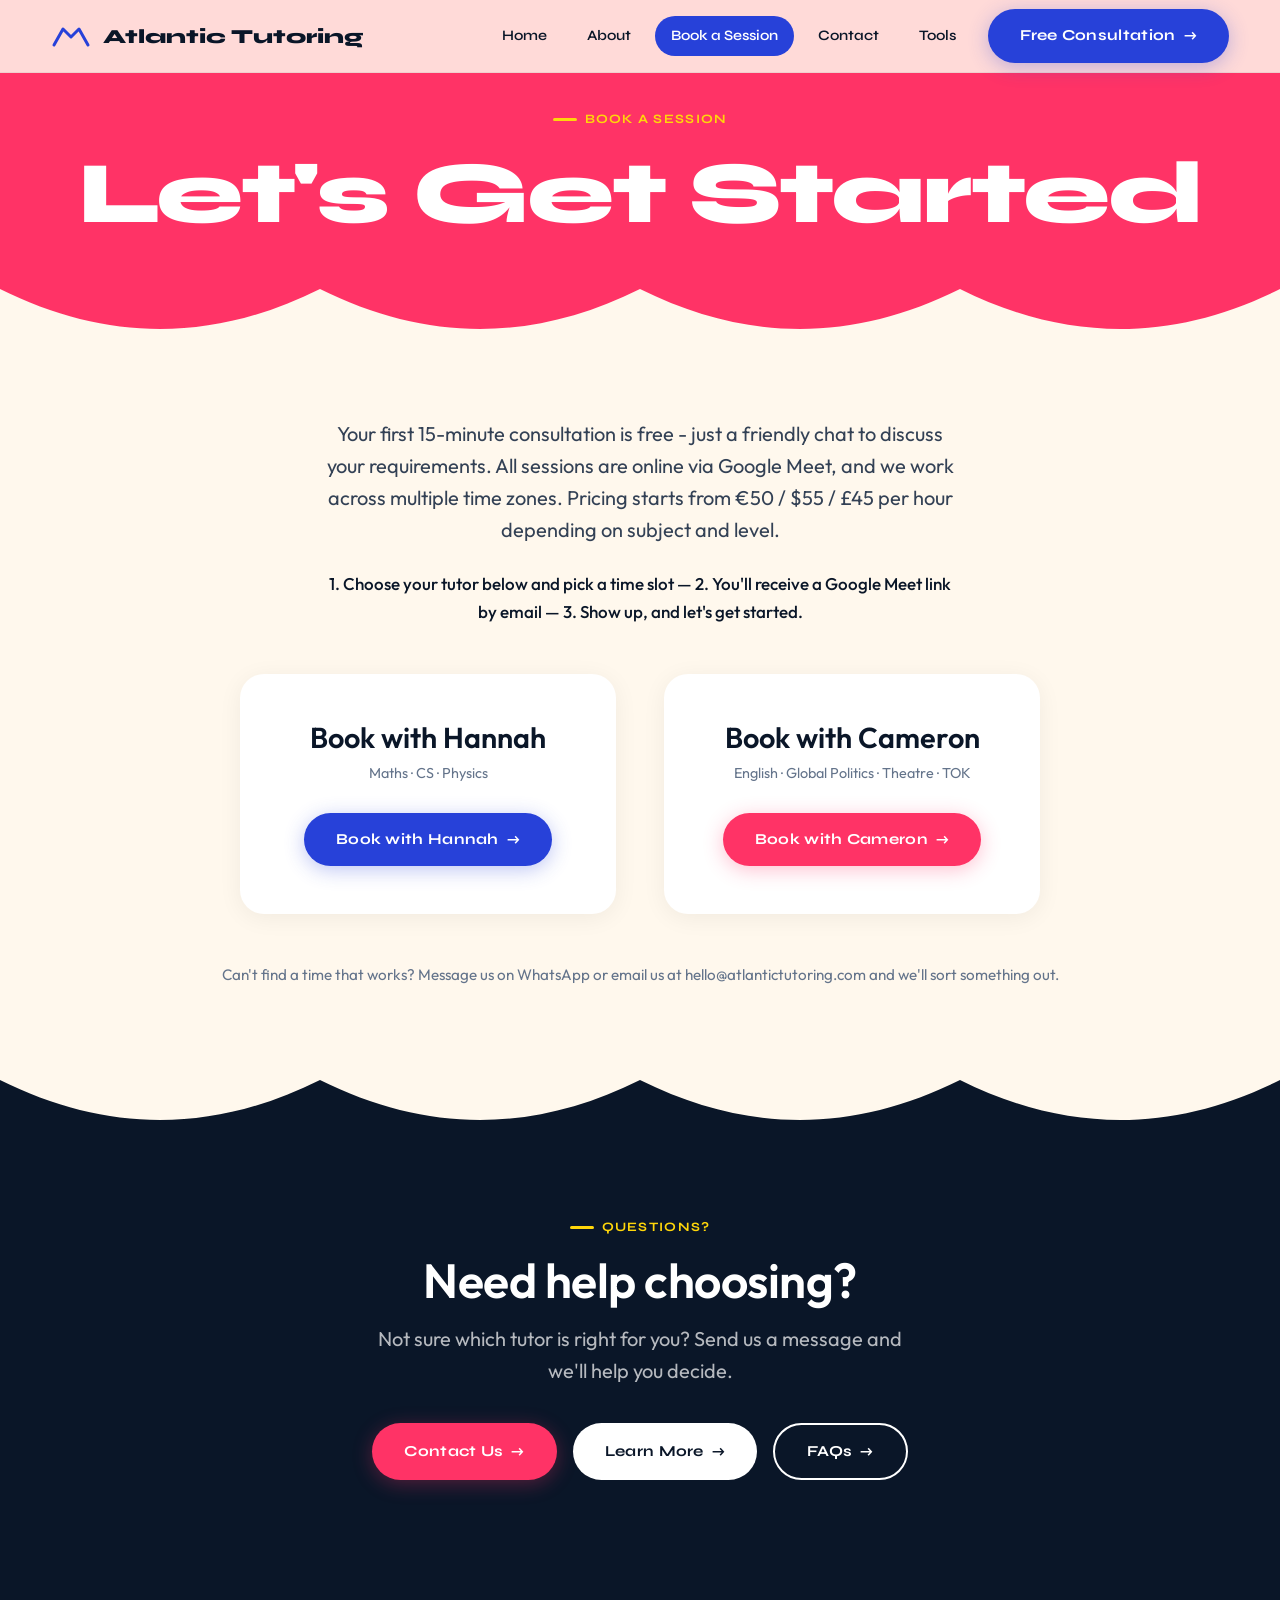
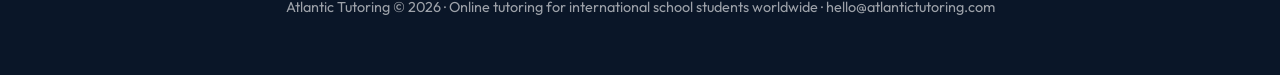
<file: book.html>
<!DOCTYPE html>
<html lang="en">
<head>
    <meta charset="UTF-8">
    <meta name="viewport" content="width=device-width, initial-scale=1.0">

    <title>Book a Free Consultation — Online IB & GCSE Tutoring | Atlantic Tutoring</title>
    <meta name="description" content="Book a free 15-minute consultation with Hannah (maths, physics, CS) or Cameron (English, humanities, TOK). Online tutoring for international school students.">

    <link rel="canonical" href="https://atlantictutoring.com/book.html">

    <meta property="og:title" content="Book a Free Consultation | Atlantic Tutoring">
    <meta property="og:description" content="Pick a time that works for you. Your first 15-minute consultation is completely free.">
    <meta property="og:type" content="website">
    <meta property="og:url" content="https://atlantictutoring.com/book.html">
    <meta property="og:image" content="https://atlantictutoring.com/img/og-image.jpg">
    <meta property="og:site_name" content="Atlantic Tutoring">

    <link rel="icon" type="image/svg+xml" href="img/favicon.svg">
    <link rel="icon" type="image/png" sizes="32x32" href="img/favicon-32.png">
    <link rel="icon" type="image/png" sizes="256x256" href="img/favicon.png">
    <link rel="apple-touch-icon" href="img/apple-touch-icon.png">
    <link rel="alternate" hreflang="x-default" href="https://atlantictutoring.com/" />
    <link rel="preconnect" href="https://fonts.googleapis.com">
    <link href="https://fonts.googleapis.com/css2?family=Syne:wght@400;600;700;800&family=Outfit:wght@300;400;500;600&display=swap" rel="stylesheet">

    <!-- Google tag (gtag.js) -->
    <script async src="https://www.googletagmanager.com/gtag/js?id=G-58CXNPF2VC"></script>
    <script>
      window.dataLayer = window.dataLayer || [];
      function gtag(){dataLayer.push(arguments);}
      gtag('js', new Date());

      gtag('config', 'G-58CXNPF2VC');
    </script>

    <link rel="stylesheet" href="css/style.css">
    <script type="text/javascript" src="https://cal.com/embed.js"></script>
</head>
<body>

<!-- NAV -->
<nav class="site-nav">
    <div class="nav-inner">
        <a href="index.html" class="nav-logo">
            <svg width="40" height="24" viewBox="0 0 80 44" fill="none"><path d="M6 40 L24 8 L40 24 L56 8 L74 40" stroke="currentColor" stroke-width="6" stroke-linecap="round" stroke-linejoin="round" fill="none"/></svg>
            Atlantic Tutoring
        </a>
        <div class="nav-links">
            <a href="index.html" class="nav-link">Home</a>
            <a href="about.html" class="nav-link">About</a>
            <a href="book.html" class="nav-link active">Book a Session</a>
            <a href="contact.html" class="nav-link">Contact</a>
            <a href="tools.html" class="nav-link">Tools</a>
            <a href="book.html" class="btn btn-primary btn-arrow nav-cta">Free Consultation</a>
        </div>
    </div>
</nav>

<!-- PAGE HEADER -->
<header class="page-header bg-pink">
    <span class="section-badge">Book a Session</span>
    <h1 class="h-display" style="color:var(--white);">Let's Get Started</h1>
</header>

<!-- SCALLOP -->
<div class="scallop-divider" style="background:var(--pink);">
    <svg viewBox="0 0 1440 60" preserveAspectRatio="none"><path d="M0,0 C120,60 240,60 360,0 C480,60 600,60 720,0 C840,60 960,60 1080,0 C1200,60 1320,60 1440,0 L1440,60 L0,60 Z" fill="#FFF8ED"/></svg>
</div>

<!-- BOOKING CONTENT -->
<section class="bg-cream section-pad">
    <div class="container-wide">
        <div class="booking-intro reveal revealed">
            <p class="subtitle">Your first 15-minute consultation is free - just a friendly chat to discuss your requirements. All sessions are online via Google Meet, and we work across multiple time zones. Pricing starts from €50 / $55 / £45 per hour depending on subject and level.</p>
        </div>
        
        <div class="how-it-works reveal revealed">
            <p>1. Choose your tutor below and pick a time slot — 2. You'll receive a Google Meet link by email — 3. Show up, and let's get started.</p>
        </div>

        <div class="booking-grid reveal revealed">
            <div class="booking-card">
                <h3>Book with Hannah</h3>
                <p class="booking-subjects-label">Maths · CS · Physics</p>
                <a href="https://cal.com/hannah-coleman-atlantic-tutoring" class="btn btn-primary btn-arrow" target="_blank" onclick="Cal.inlineWidget({url: 'https://cal.com/hannah-coleman-atlantic-tutoring', buttonText: 'Book with Hannah', buttonColor: '#2741D9', textColor: '#FFFFFF', branding: false});return false;">Book with Hannah</a>
            </div>
            <div class="booking-card">
                <h3>Book with Cameron</h3>
                <p class="booking-subjects-label">English · Global Politics · Theatre · TOK</p>
                <a href="https://cal.com/cameron-macdonald-atlantic-tutoring" class="btn btn-accent btn-arrow" target="_blank" onclick="Cal.inlineWidget({url: 'https://cal.com/cameron-macdonald-atlantic-tutoring', buttonText: 'Book with Cameron', buttonColor: '#FF3366', textColor: '#FFFFFF', branding: false});return false;">Book with Cameron</a>
            </div>
        </div>

        <div class="fallback-text reveal revealed">
            <p>Can't find a time that works? Message us on WhatsApp or email us at hello@atlantictutoring.com and we'll sort something out.</p>
        </div>
    </div>
</section>

<!-- SCALLOP -->
<div class="scallop-divider" style="background:var(--cream);">
    <svg viewBox="0 0 1440 60" preserveAspectRatio="none"><path d="M0,0 C120,60 240,60 360,0 C480,60 600,60 720,0 C840,60 960,60 1080,0 C1200,60 1320,60 1440,0 L1440,60 L0,60 Z" fill="#0A1628"/></svg>
</div>

<!-- CTA -->
<section class="cta-block bg-navy">
    <div class="reveal revealed">
        <span class="section-badge">Questions?</span>
        <h2>Need help choosing?</h2>
        <p class="subtitle" style="color:rgba(255,255,255,0.7);">Not sure which tutor is right for you? Send us a message and we'll help you decide.</p>
        <div class="cta-buttons">
            <a href="contact.html" class="btn btn-accent btn-arrow">Contact Us</a>
            <a href="about.html" class="btn btn-white btn-arrow">Learn More</a>
            <a href="index.html#faq" class="btn btn-outline btn-arrow" style="color:var(--white);border-color:var(--white);">FAQs</a>
        </div>
    </div>
</section>

<!-- FOOTER -->
<footer class="site-footer">
    <p>Atlantic Tutoring &copy; 2026 · Online tutoring for international school students worldwide · hello@atlantictutoring.com</p>
</footer>

<script src="js/main.js"></script>
</body>
</html>
</file>
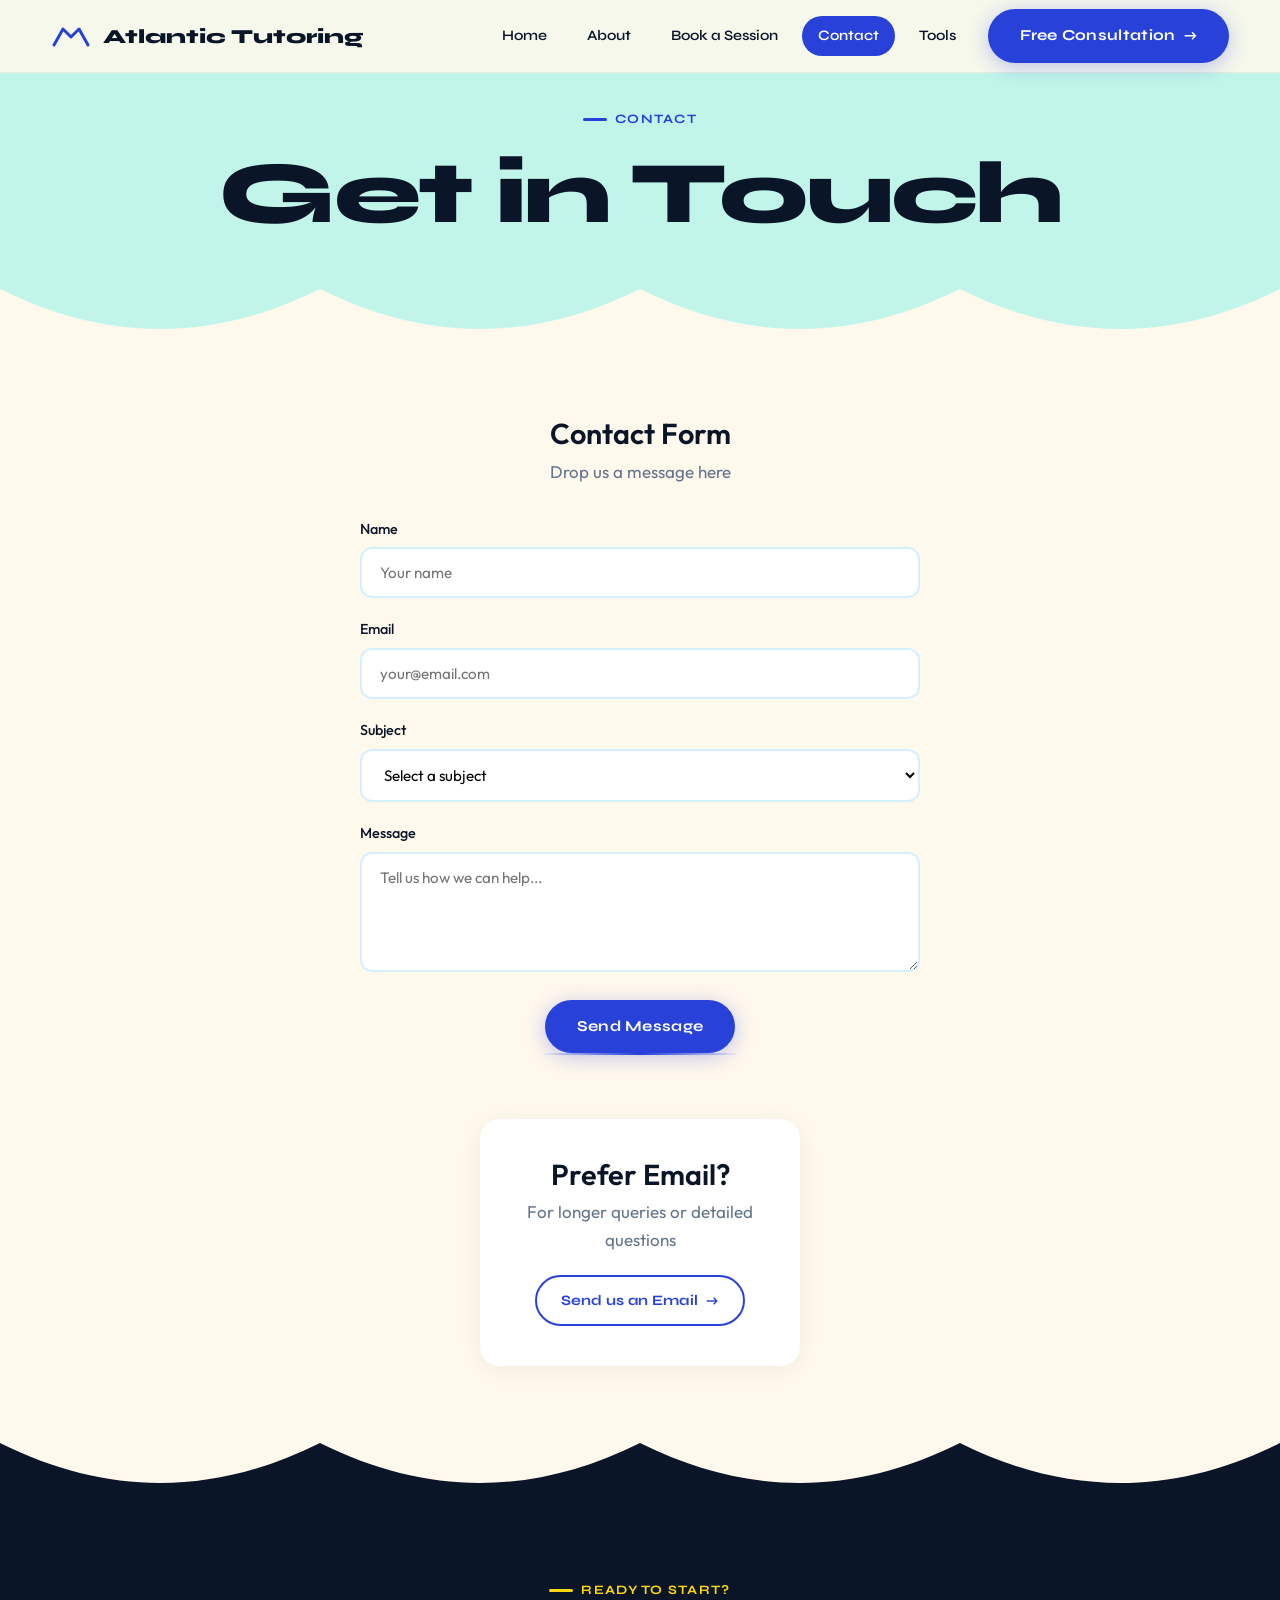
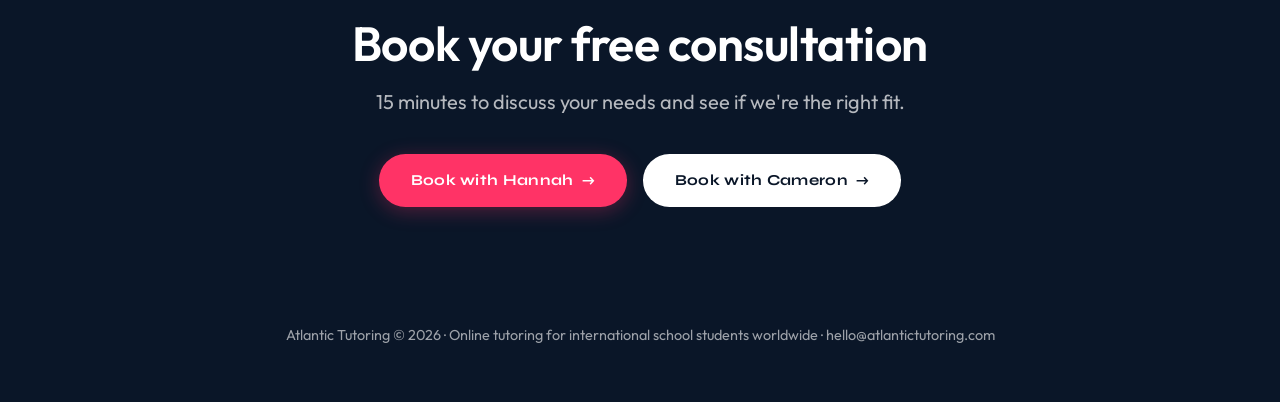
<file: contact.html>
<!DOCTYPE html>
<html lang="en">
<head>
    <meta charset="UTF-8">
    <meta name="viewport" content="width=device-width, initial-scale=1.0">

    <title>Contact Us — WhatsApp, Email, or Form | Atlantic Tutoring</title>
    <meta name="description" content="Get in touch with Atlantic Tutoring via WhatsApp, email, or our contact form. We're friendly and we reply quickly.">

    <link rel="canonical" href="https://atlantictutoring.com/contact.html">

    <meta property="og:title" content="Get in Touch | Atlantic Tutoring">
    <meta property="og:description" content="Message us on WhatsApp, email us, or fill in the form. We're friendly and we reply quickly.">
    <meta property="og:type" content="website">
    <meta property="og:url" content="https://atlantictutoring.com/contact.html">
    <meta property="og:image" content="https://atlantictutoring.com/img/og-image.jpg">
    <meta property="og:site_name" content="Atlantic Tutoring">

    <link rel="icon" type="image/svg+xml" href="img/favicon.svg">
    <link rel="icon" type="image/png" sizes="32x32" href="img/favicon-32.png">
    <link rel="icon" type="image/png" sizes="256x256" href="img/favicon.png">
    <link rel="apple-touch-icon" href="img/apple-touch-icon.png">
    <link rel="alternate" hreflang="x-default" href="https://atlantictutoring.com/" />
    <link rel="preconnect" href="https://fonts.googleapis.com">
    <link href="https://fonts.googleapis.com/css2?family=Syne:wght@400;600;700;800&family=Outfit:wght@300;400;500;600&display=swap" rel="stylesheet">

    <!-- Google tag (gtag.js) -->
    <script async src="https://www.googletagmanager.com/gtag/js?id=G-58CXNPF2VC"></script>
    <script>
      window.dataLayer = window.dataLayer || [];
      function gtag(){dataLayer.push(arguments);}
      gtag('js', new Date());

      gtag('config', 'G-58CXNPF2VC');
    </script>

    <link rel="stylesheet" href="css/style.css">
</head>
<body>

<!-- NAV -->
<nav class="site-nav">
    <div class="nav-inner">
        <a href="index.html" class="nav-logo">
            <svg width="40" height="24" viewBox="0 0 80 44" fill="none"><path d="M6 40 L24 8 L40 24 L56 8 L74 40" stroke="currentColor" stroke-width="6" stroke-linecap="round" stroke-linejoin="round" fill="none"/></svg>
            Atlantic Tutoring
        </a>
        <div class="nav-links">
            <a href="index.html" class="nav-link">Home</a>
            <a href="about.html" class="nav-link">About</a>
            <a href="book.html" class="nav-link">Book a Session</a>
            <a href="contact.html" class="nav-link active">Contact</a>
            <a href="tools.html" class="nav-link">Tools</a>
            <a href="book.html" class="btn btn-primary btn-arrow nav-cta">Free Consultation</a>
        </div>
    </div>
</nav>

<!-- PAGE HEADER -->
<header class="page-header bg-mint">
    <span class="section-badge">Contact</span>
    <h1 class="h-display">Get in Touch</h1>
</header>

<!-- SCALLOP -->
<div class="scallop-divider" style="background:var(--mint);">
    <svg viewBox="0 0 1440 60" preserveAspectRatio="none"><path d="M0,0 C120,60 240,60 360,0 C480,60 600,60 720,0 C840,60 960,60 1080,0 C1200,60 1320,60 1440,0 L1440,60 L0,60 Z" fill="#FFF8ED"/></svg>
</div>

<!-- CONTACT CONTENT -->
<section class="bg-cream section-pad">
    <div class="container-wide">
        <div class="contact-form-wrapper reveal revealed">
            <h3>Contact Form</h3>
            <p class="form-subtitle">Drop us a message here</p>
            
            <form class="contact-form" action="https://formspree.io/f/mojnzewv" method="POST">
                <div class="form-group">
                    <label for="name" class="form-label">Name</label>
                    <input type="text" id="name" name="name" class="form-input" placeholder="Your name" required>
                </div>
                
                <div class="form-group">
                    <label for="email" class="form-label">Email</label>
                    <input type="email" id="email" name="email" class="form-input" placeholder="your@email.com" required>
                </div>
                
                <div class="form-group">
                    <label for="subject" class="form-label">Subject</label>
                    <select id="subject" name="subject" class="form-select" required>
                        <option value="">Select a subject</option>
                        <option value="maths-cs-physics">Maths / CS / Physics</option>
                        <option value="english-humanities-arts">English / Humanities / Arts</option>
                        <option value="other">Other</option>
                    </select>
                </div>
                
                <div class="form-group">
                    <label for="message" class="form-label">Message</label>
                    <textarea id="message" name="message" class="form-textarea" placeholder="Tell us how we can help..." required></textarea>
                </div>
                
                <button type="submit" class="btn btn-primary" style="display: block; margin: 0 auto;">Send Message</button>
            </form>
        </div>

        <div class="divider-line" style="margin-bottom:clamp(40px,6vw,64px);"></div>

        <div class="contact-method" style="text-align: center; display: flex; flex-direction: column; align-items: center; margin: 0 auto; max-width: 320px;">
            <h3>Prefer Email?</h3>
            <p>For longer queries or detailed questions</p>
            <a href="mailto:hello@atlantictutoring.com" class="btn btn-outline btn-arrow" style="font-size: 0.9rem; padding: 12px 24px; margin: 0 auto;">Send us an Email</a>
        </div>
    </div>
</section>

<!-- SCALLOP -->
<div class="scallop-divider" style="background:var(--cream);">
    <svg viewBox="0 0 1440 60" preserveAspectRatio="none"><path d="M0,0 C120,60 240,60 360,0 C480,60 600,60 720,0 C840,60 960,60 1080,0 C1200,60 1320,60 1440,0 L1440,60 L0,60 Z" fill="#0A1628"/></svg>
</div>

<!-- CTA -->
<section class="cta-block bg-navy">
    <div class="reveal revealed">
        <span class="section-badge">Ready to Start?</span>
        <h2>Book your free consultation</h2>
        <p class="subtitle" style="color:rgba(255,255,255,0.7);">15 minutes to discuss your needs and see if we're the right fit.</p>
        <div class="cta-buttons">
            <a href="book.html" class="btn btn-accent btn-arrow">Book with Hannah</a>
            <a href="book.html" class="btn btn-white btn-arrow">Book with Cameron</a>
        </div>
    </div>
</section>

<!-- FOOTER -->
<footer class="site-footer">
    <p>Atlantic Tutoring &copy; 2026 · Online tutoring for international school students worldwide · hello@atlantictutoring.com</p>
</footer>

<script src="js/main.js"></script>
</body>
</html>
</file>
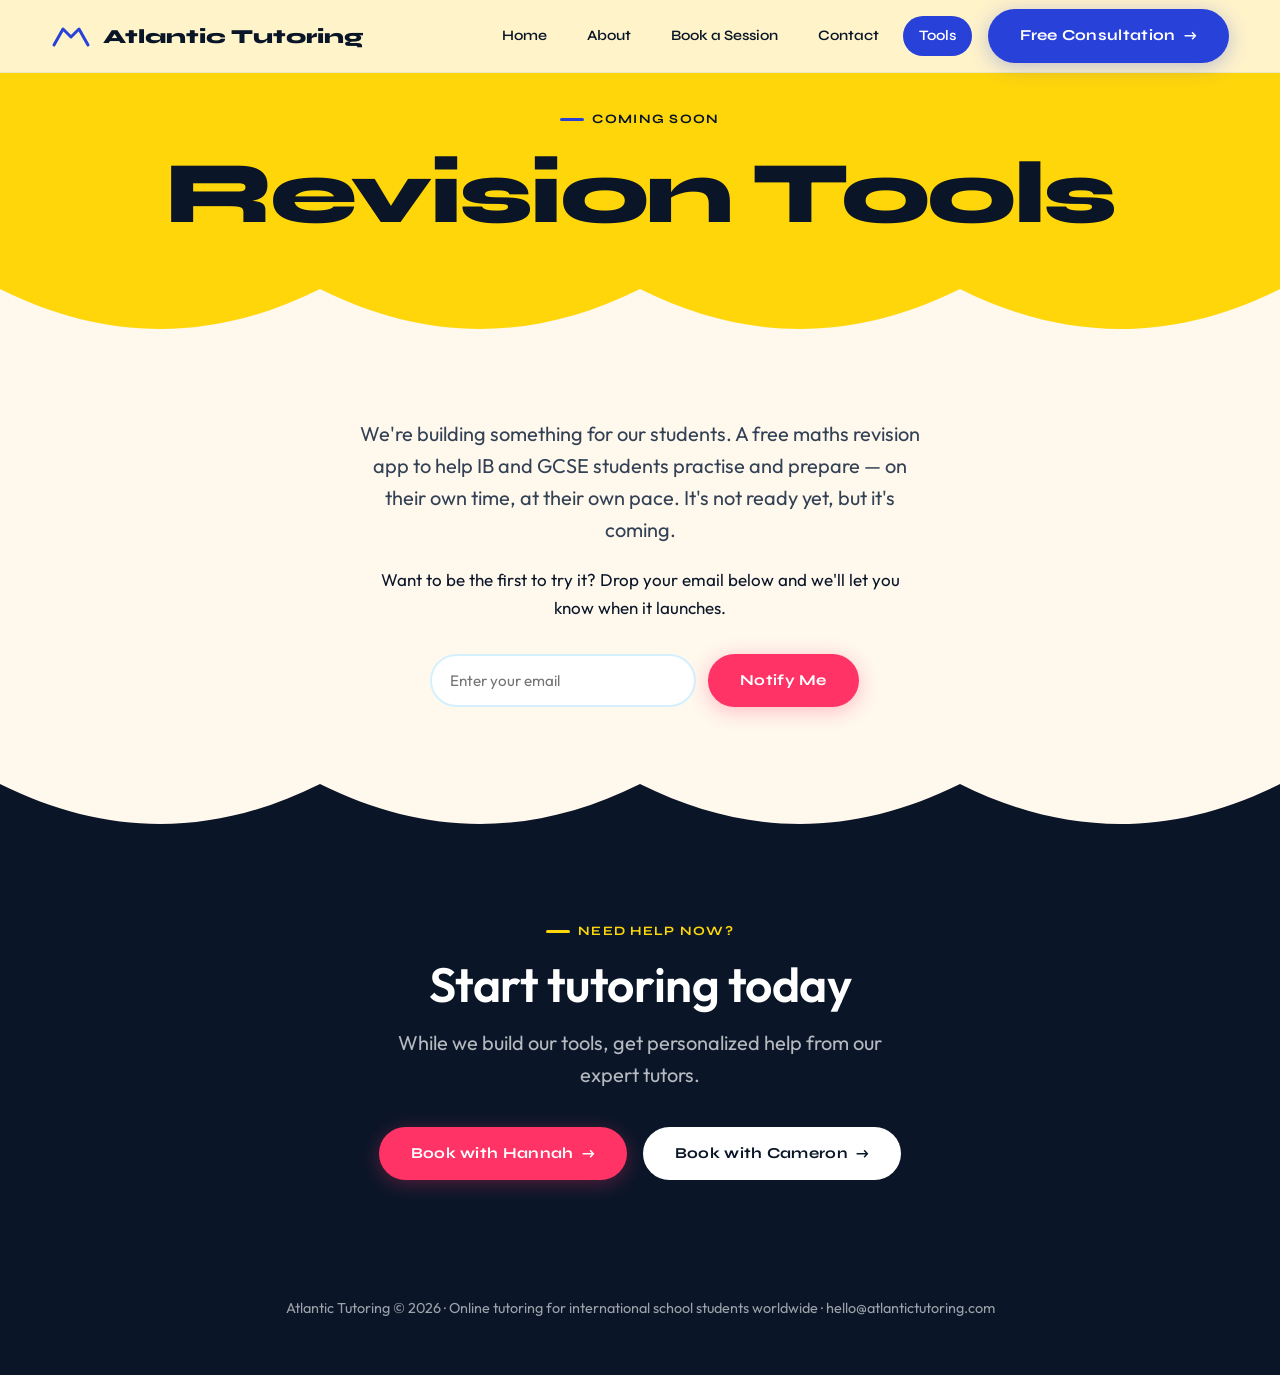
<file: tools.html>
<!DOCTYPE html>
<html lang="en">
<head>
    <meta charset="UTF-8">
    <meta name="viewport" content="width=device-width, initial-scale=1.0">

    <title>Free Revision Tools for IB & GCSE Students | Atlantic Tutoring</title>
    <meta name="description" content="Free maths revision tools and practice apps for IB and GCSE students. Coming soon from Atlantic Tutoring.">

    <link rel="canonical" href="https://atlantictutoring.com/tools.html">

    <meta property="og:title" content="Free Revision Tools | Atlantic Tutoring">
    <meta property="og:description" content="Free revision tools and practice apps for IB and GCSE students. Coming soon.">
    <meta property="og:type" content="website">
    <meta property="og:url" content="https://atlantictutoring.com/tools.html">
    <meta property="og:image" content="https://atlantictutoring.com/img/og-image.jpg">
    <meta property="og:site_name" content="Atlantic Tutoring">

    <link rel="icon" type="image/svg+xml" href="img/favicon.svg">
    <link rel="icon" type="image/png" sizes="32x32" href="img/favicon-32.png">
    <link rel="icon" type="image/png" sizes="256x256" href="img/favicon.png">
    <link rel="apple-touch-icon" href="img/apple-touch-icon.png">
    <link rel="alternate" hreflang="x-default" href="https://atlantictutoring.com/" />
    <link rel="preconnect" href="https://fonts.googleapis.com">
    <link href="https://fonts.googleapis.com/css2?family=Syne:wght@400;600;700;800&family=Outfit:wght@300;400;500;600&display=swap" rel="stylesheet">

    <!-- Google tag (gtag.js) -->
    <script async src="https://www.googletagmanager.com/gtag/js?id=G-58CXNPF2VC"></script>
    <script>
      window.dataLayer = window.dataLayer || [];
      function gtag(){dataLayer.push(arguments);}
      gtag('js', new Date());

      gtag('config', 'G-58CXNPF2VC');
    </script>

    <link rel="stylesheet" href="css/style.css">
</head>
<body>

<!-- NAV -->
<nav class="site-nav">
    <div class="nav-inner">
        <a href="index.html" class="nav-logo">
            <svg width="40" height="24" viewBox="0 0 80 44" fill="none"><path d="M6 40 L24 8 L40 24 L56 8 L74 40" stroke="currentColor" stroke-width="6" stroke-linecap="round" stroke-linejoin="round" fill="none"/></svg>
            Atlantic Tutoring
        </a>
        <div class="nav-links">
            <a href="index.html" class="nav-link">Home</a>
            <a href="about.html" class="nav-link">About</a>
            <a href="book.html" class="nav-link">Book a Session</a>
            <a href="contact.html" class="nav-link">Contact</a>
            <a href="tools.html" class="nav-link active">Tools</a>
            <a href="book.html" class="btn btn-primary btn-arrow nav-cta">Free Consultation</a>
        </div>
    </div>
</nav>

<!-- PAGE HEADER -->
<header class="page-header bg-yellow">
    <span class="section-badge">Coming Soon</span>
    <h1 class="h-display">Revision Tools</h1>
</header>

<!-- SCALLOP -->
<div class="scallop-divider" style="background:var(--yellow);">
    <svg viewBox="0 0 1440 60" preserveAspectRatio="none"><path d="M0,0 C120,60 240,60 360,0 C480,60 600,60 720,0 C840,60 960,60 1080,0 C1200,60 1320,60 1440,0 L1440,60 L0,60 Z" fill="#FFF8ED"/></svg>
</div>

<!-- TOOLS CONTENT -->
<section class="bg-cream section-pad">
    <div class="container-wide">
        <div class="tools-content reveal revealed">
            <p class="subtitle">We're building something for our students. A free maths revision app to help IB and GCSE students practise and prepare — on their own time, at their own pace. It's not ready yet, but it's coming.</p>
            <p>Want to be the first to try it? Drop your email below and we'll let you know when it launches.</p>
            
            <form class="email-capture-form" action="https://formspree.io/f/xnjgnpyg" method="POST">
                <input type="email" name="email" placeholder="Enter your email">
                <button type="submit" class="btn btn-accent">Notify Me</button>
            </form>
        </div>
    </div>
</section>

<!-- SCALLOP -->
<div class="scallop-divider" style="background:var(--cream);">
    <svg viewBox="0 0 1440 60" preserveAspectRatio="none"><path d="M0,0 C120,60 240,60 360,0 C480,60 600,60 720,0 C840,60 960,60 1080,0 C1200,60 1320,60 1440,0 L1440,60 L0,60 Z" fill="#0A1628"/></svg>
</div>

<!-- CTA -->
<section class="cta-block bg-navy">
    <div class="reveal revealed">
        <span class="section-badge">Need Help Now?</span>
        <h2>Start tutoring today</h2>
        <p class="subtitle" style="color:rgba(255,255,255,0.7);">While we build our tools, get personalized help from our expert tutors.</p>
        <div class="cta-buttons">
            <a href="book.html" class="btn btn-accent btn-arrow">Book with Hannah</a>
            <a href="book.html" class="btn btn-white btn-arrow">Book with Cameron</a>
        </div>
    </div>
</section>

<!-- FOOTER -->
<footer class="site-footer">
    <p>Atlantic Tutoring &copy; 2026 · Online tutoring for international school students worldwide · hello@atlantictutoring.com</p>
</footer>

<script src="js/main.js"></script>
</body>
</html>
</file>
<file: css/style.css>
:root {
  --navy:#0A1628;--deep-blue:#162452;--electric:#2741D9;--ocean:#1B65A6;--cyan:#00B4D8;--sky:#7EC8E3;--ice:#D4F0FF;
  --pink:#FF3366;--yellow:#FFD60A;--lavender:#E0D4FF;--mint:#C2F5E9;
  --cream:#FFF8ED;--white:#FFFFFF;--text:#0A1628;--text-mid:#334155;--text-light:#64748B;
  --section-pad:clamp(40px,6vw,80px);--gutter:clamp(20px,4vw,60px);
  --ease-out:cubic-bezier(0.22,1,0.36,1);
}
*,*::before,*::after{margin:0;padding:0;box-sizing:border-box}
html{scroll-behavior:smooth}
body{font-family:'Outfit',system-ui,sans-serif;font-size:17px;line-height:1.65;color:var(--text);background:var(--cream);-webkit-font-smoothing:antialiased;overflow-x:hidden}
img{max-width:100%;height:auto;display:block}
a{color:inherit;text-decoration:none}
button{font:inherit;cursor:pointer;border:none;background:none}

h1,h2,h3,h4{font-family:'Syne',sans-serif;font-weight:800;line-height:1.1;letter-spacing:-0.03em;color:var(--text)}
h2,.h2{font-family:'Outfit',sans-serif;font-weight:600;letter-spacing:-0.01em}
h3,.h3{font-family:'Outfit',sans-serif;font-weight:600;letter-spacing:0}
.h-display{font-size:clamp(2.8rem,7vw,5.5rem)}
h1,.h1{font-size:clamp(2.2rem,5vw,4rem)}
h2,.h2{font-size:clamp(1.8rem,4vw,3rem)}
h3,.h3{font-size:clamp(1.3rem,2.5vw,1.8rem)}
p{margin-bottom:1em}
.subtitle{font-size:clamp(1rem,1.8vw,1.25rem);color:var(--text-mid);line-height:1.6}

.container-wide{width:100%;max-width:1400px;margin:0 auto;padding-left:var(--gutter);padding-right:var(--gutter)}
.container-narrow{width:100%;max-width:900px;margin:0 auto;padding-left:var(--gutter);padding-right:var(--gutter)}
.section-pad{padding-top:var(--section-pad);padding-bottom:var(--section-pad)}

.btn{display:inline-flex;align-items:center;gap:8px;padding:14px 32px;font-family:'Syne',sans-serif;font-weight:700;font-size:0.95rem;letter-spacing:0.02em;border-radius:50px;transition:all 0.35s var(--ease-out);text-decoration:none;white-space:nowrap}
.btn-primary{background:var(--electric);color:var(--white);box-shadow:0 4px 20px rgba(39,65,217,0.3)}
.btn-primary:hover{background:var(--deep-blue);transform:translateY(-2px);box-shadow:0 8px 30px rgba(39,65,217,0.4)}
.btn-accent{background:var(--pink);color:var(--white);box-shadow:0 4px 20px rgba(255,51,102,0.3)}
.btn-accent:hover{background:#e6004d;transform:translateY(-2px)}
.btn-outline{background:transparent;color:var(--electric);border:2.5px solid var(--electric)}
.btn-outline:hover{background:var(--electric);color:var(--white)}
.btn-dark{background:var(--navy);color:var(--white)}
.btn-white{background:var(--white);color:var(--navy)}
.btn-white:hover{background:var(--cream);transform:translateY(-2px)}
.btn-arrow::after{content:'→';transition:transform 0.3s var(--ease-out)}
.btn-arrow:hover::after{transform:translateX(4px)}

/* Nav */
.site-nav{position:fixed;top:0;left:0;right:0;z-index:1000;background:rgba(255,248,237,0.85);backdrop-filter:blur(16px);-webkit-backdrop-filter:blur(16px);border-bottom:1px solid rgba(10,22,40,0.06);transition:transform 0.4s var(--ease-out),box-shadow 0.3s}
.site-nav.nav-hidden{transform:translateY(-100%)}
.site-nav.nav-scrolled{box-shadow:0 4px 30px rgba(0,0,0,0.08)}
.nav-inner{display:flex;align-items:center;justify-content:space-between;height:72px;max-width:1400px;margin:0 auto;padding:0 var(--gutter)}
.nav-logo{display:flex;align-items:center;gap:12px;font-family:'Syne',sans-serif;font-weight:800;font-size:1.25rem;color:var(--navy)}
.nav-logo svg{color:var(--electric)}
.nav-links{display:flex;align-items:center;gap:8px}
.nav-link{font-family:'Syne',sans-serif;font-weight:600;font-size:0.9rem;padding:8px 16px;border-radius:50px;transition:all 0.25s;color:var(--navy)}
.nav-link:hover{background:var(--ice);color:var(--electric)}
.nav-link.active{background:var(--electric);color:var(--white)}
.nav-cta{margin-left:8px}
.hamburger{display:none;flex-direction:column;gap:5px;width:28px;padding:4px 0;z-index:1001}
.hamburger span{display:block;height:2.5px;background:var(--navy);border-radius:2px;transition:all 0.3s var(--ease-out);transform-origin:center}

/* Hero */
.hero{position:relative;min-height:100vh;display:flex;align-items:center;padding-top:72px;overflow:hidden}
.hero-bg{position:absolute;inset:0;background:var(--cream);z-index:0}
.hero-content{position:relative;z-index:1;display:grid;grid-template-columns:1fr 1fr;gap:clamp(40px,6vw,100px);align-items:center;width:100%;max-width:1400px;margin:0 auto;padding:var(--section-pad) var(--gutter)}
.hero-text h1{margin-bottom:24px}
.hero-text .subtitle{margin-bottom:36px;max-width:540px}
.hero-buttons{display:flex;gap:16px;flex-wrap:wrap}
.hero-visual{position:relative;display:flex;align-items:center;justify-content:center;min-height:400px}
.hero-carton{position:relative;z-index:5;color:var(--navy);filter:drop-shadow(0 20px 50px rgba(10,22,40,0.2));width:clamp(180px,18vw,260px);height:auto}
/* ---- Fluid Swoosh ---- */
.fluid-swoosh {
  position: absolute;
  inset: 0;
  z-index: 1;
  overflow: visible;
  width: 100%;
  height: 100%;
}

.fluid-swoosh svg {
  width: 100%;
  height: 100%;
  position: absolute;
  top: 0;
  left: 0;
}

/* Noise texture overlay for tactile, printed feel */
.fluid-swoosh::after {
  content: '';
  position: absolute;
  inset: 0;
  background: url("data:image/svg+xml,%3Csvg viewBox='0 0 256 256' xmlns='http://www.w3.org/2000/svg'%3E%3Cfilter id='n'%3E%3CfeTurbulence type='fractalNoise' baseFrequency='0.9' numOctaves='4' stitchTiles='stitch'/%3E%3C/filter%3E%3Crect width='100%25' height='100%25' filter='url(%23n)' opacity='0.04'/%3E%3C/svg%3E");
  background-size: 200px;
  pointer-events: none;
  z-index: 2;
  mix-blend-mode: overlay;
}

/* Gentle undulating animations for each ribbon layer */
@keyframes ribbon-drift {
  0%, 100% { transform: translateY(0) rotate(0deg); }
  50%      { transform: translateY(-8px) rotate(0.5deg); }
}

@keyframes ribbon-drift-2 {
  0%, 100% { transform: translateY(0) rotate(0deg); }
  50%      { transform: translateY(6px) rotate(-0.3deg); }
}

@keyframes ribbon-drift-3 {
  0%, 100% { transform: translateY(0) scaleX(1); }
  50%      { transform: translateY(-5px) scaleX(1.01); }
}

.ribbon-layer-1 { animation: ribbon-drift 7s ease-in-out infinite; transform-origin: center; }
.ribbon-layer-2 { animation: ribbon-drift-2 9s ease-in-out infinite; transform-origin: center; }
.ribbon-layer-3 { animation: ribbon-drift-3 6s ease-in-out -2s infinite; transform-origin: center; }
.ribbon-layer-4 { animation: ribbon-drift 11s ease-in-out -3s infinite; transform-origin: center; }

/* Marquee */
.marquee{overflow:hidden;white-space:nowrap;padding:20px 0;border-top:3px solid var(--navy);border-bottom:3px solid var(--navy)}
.marquee-track{display:inline-flex;animation:marquee-scroll 37.5s linear infinite}
.marquee-item{display:inline-flex;align-items:center;gap:24px;padding:0 24px;font-family:'Syne',sans-serif;font-weight:800;font-size:clamp(1rem,2vw,1.4rem);text-transform:uppercase;letter-spacing:0.05em;color:var(--navy)}
.marquee-dot{width:10px;height:10px;border-radius:50%;background:var(--pink);flex-shrink:0}
.marquee-star{font-size:1.2em;color:var(--yellow);flex-shrink:0}
@keyframes marquee-scroll{0%{transform:translateX(0)}100%{transform:translateX(-50%)}}
.marquee--blue{background:var(--electric);border-color:var(--electric)}
.marquee--blue .marquee-item{color:var(--white)}
.marquee--blue .marquee-dot{background:var(--yellow)}
.marquee--pink{background:var(--pink);border-color:var(--pink)}
.marquee--pink .marquee-item{color:var(--white)}
.marquee--pink .marquee-dot{background:var(--yellow)}

/* Backgrounds */
.bg-cream{background:var(--cream)}.bg-white{background:var(--white)}
.bg-navy{background:var(--navy);color:var(--white)}.bg-electric{background:var(--electric);color:var(--white)}
.bg-pink{background:var(--pink);color:var(--white)}.bg-yellow{background:var(--yellow);color:var(--navy)}
.bg-ice{background:var(--ice);color:var(--navy)}.bg-lavender{background:var(--lavender);color:var(--navy)}
.bg-mint{background:var(--mint);color:var(--navy)}
.bg-navy h1,.bg-navy h2,.bg-navy h3,.bg-electric h1,.bg-electric h2,.bg-electric h3,.bg-pink h1,.bg-pink h2,.bg-pink h3{color:var(--white)}
.bg-yellow h1,.bg-yellow h2,.bg-yellow h3{color:var(--navy)}

/* Scallop Divider */
.scallop-divider{width:100%;line-height:0;overflow:hidden;margin-bottom:-1px}
.scallop-divider svg{width:100%;display:block}

/* Section Badge */
.section-badge{display:inline-flex;align-items:center;gap:8px;font-family:'Syne',sans-serif;font-weight:700;font-size:0.8rem;text-transform:uppercase;letter-spacing:0.1em;color:var(--electric);margin-bottom:16px}
.section-badge::before{content:'';display:inline-block;width:24px;height:3px;background:var(--electric);border-radius:2px}
.bg-navy .section-badge,.bg-electric .section-badge{color:var(--yellow)}
.bg-navy .section-badge::before,.bg-electric .section-badge::before{background:var(--yellow)}
.bg-pink .section-badge{color:var(--yellow)}.bg-pink .section-badge::before{background:var(--yellow)}
.bg-yellow .section-badge{color:var(--navy)}

/* Services */
.services-grid{display:grid;grid-template-columns:repeat(3,1fr);gap:0}
.service-card{padding:clamp(32px,4vw,56px);display:flex;flex-direction:column;align-items:flex-start;transition:transform 0.3s var(--ease-out);position:relative}
.service-card:not(:last-child){border-right:2px solid rgba(10,22,40,0.08)}
.service-icon{width:64px;height:64px;border-radius:16px;display:flex;align-items:center;justify-content:center;margin-bottom:24px;font-size:28px}
.service-icon--blue{background:var(--electric);color:var(--white)}
.service-icon--pink{background:var(--pink);color:var(--white)}
.service-icon--yellow{background:var(--yellow);color:var(--navy)}
.service-card h3{margin-bottom:12px}
.service-card p{color:var(--text-mid);font-size:0.95rem}

/* Tutors */
.tutors-grid{display:grid;grid-template-columns:1fr 1fr;gap:clamp(24px,4vw,48px)}
.tutor-card{background:var(--white);border-radius:24px;padding:clamp(32px,4vw,48px);box-shadow:0 4px 30px rgba(0,0,0,0.06);transition:transform 0.4s var(--ease-out),box-shadow 0.4s var(--ease-out);display:flex;flex-direction:column}
.tutor-card:hover{transform:translateY(-6px);box-shadow:0 12px 50px rgba(0,0,0,0.1)}
.tutor-card-header{display:flex;align-items:center;gap:20px;margin-bottom:20px}
.tutor-portrait{width:80px;height:80px;border-radius:50%;object-fit:cover;border:3px solid var(--electric);background:var(--ice);flex-shrink:0}
.tutor-card-header h3{margin-bottom:4px}
.tutor-subjects{font-family:'Syne',sans-serif;font-weight:600;font-size:0.8rem;text-transform:uppercase;letter-spacing:0.06em;color:var(--electric)}
.tutor-card p{color:var(--text-mid);font-size:0.95rem;flex-grow:1}
.tutor-stats{display:grid;grid-template-columns:1fr 1fr;gap:16px;margin-top:24px;padding-top:24px;border-top:2px solid var(--ice)}
.stat-number{font-family:'Syne',sans-serif;font-weight:800;font-size:1.8rem;color:var(--electric);line-height:1;margin-bottom:4px;display:block}
.stat-label{font-size:0.8rem;color:var(--text-light)}

/* Testimonials */
.testimonials-track{display:flex;gap:24px;overflow-x:auto;scroll-snap-type:x mandatory;-webkit-overflow-scrolling:touch;scrollbar-width:none;padding:12px 0}
.testimonials-track::-webkit-scrollbar{display:none}
.testimonial-card{flex:0 0 min(400px,85vw);scroll-snap-align:start;background:var(--white);border-radius:20px;padding:clamp(28px,4vw,40px);box-shadow:0 4px 24px rgba(0,0,0,0.06);display:flex;flex-direction:column}
.testimonial-quote-mark{font-family:'Syne',sans-serif;font-size:3rem;font-weight:800;line-height:1;color:var(--pink);margin-bottom:12px}
.testimonial-card blockquote{font-family:'Syne',sans-serif;font-weight:700;font-size:1.1rem;line-height:1.4;flex-grow:1;margin-bottom:16px}
.testimonial-author{font-size:0.9rem;color:var(--text-light);font-weight:500}

/* CTA */
.cta-block{text-align:center;padding:var(--section-pad) var(--gutter)}
.cta-block h2{max-width:700px;margin:0 auto 16px}
.cta-block .subtitle{max-width:540px;margin:0 auto 36px}
.cta-buttons{display:flex;gap:16px;justify-content:center;flex-wrap:wrap}

/* Footer */
.site-footer{background:var(--navy);color:rgba(255,255,255,0.6);text-align:center;padding:40px var(--gutter);font-size:0.9rem}
.site-footer a{color:rgba(255,255,255,0.8);text-decoration:underline;text-underline-offset:3px}

/* Reveal */
.reveal{opacity:0;transform:translateY(40px);transition:opacity 0.8s var(--ease-out),transform 0.8s var(--ease-out)}
.reveal.revealed{opacity:1;transform:translateY(0)}
.reveal-delay-1{transition-delay:0.1s}.reveal-delay-2{transition-delay:0.2s}

.divider-line{height:2px;background:linear-gradient(90deg,transparent,var(--electric),transparent);max-width:200px;margin:0 auto}

/* Page header */
.page-header{text-align:center;padding-top:calc(24px + var(--section-pad));padding-bottom:calc(var(--section-pad)*0.6);padding-left:var(--gutter);padding-right:var(--gutter)}

/* About page */
.approach-text{max-width:800px;margin:0 auto;font-size:1.05rem;line-height:1.8}
.bio-grid{display:grid;grid-template-columns:1fr 1fr;gap:clamp(40px,6vw,80px);max-width:1100px;margin:0 auto}
.bio-section{padding-bottom:48px}
.bio-portrait{width:120px;height:120px;border-radius:50%;object-fit:cover;border:4px solid var(--electric);background:var(--ice);margin-bottom:20px}
.bio-name{margin-bottom:4px}
.bio-subjects{font-family:'Syne',sans-serif;font-weight:600;font-size:0.85rem;text-transform:uppercase;letter-spacing:0.06em;color:var(--electric);margin-bottom:24px}
.bio-content p{font-size:0.95rem;color:var(--text-mid);line-height:1.75}
.qualifications{margin-top:24px;padding-top:24px;border-top:2px solid var(--ice)}
.qualifications p{font-size:0.9rem;margin-bottom:6px;color:var(--text-mid)}

/* Booking */
.booking-intro{text-align:center;max-width:640px;margin:0 auto 24px}
.how-it-works{text-align:center;max-width:640px;margin:0 auto 48px;font-weight:500}
.booking-grid{display:grid;grid-template-columns:1fr 1fr;gap:clamp(24px,4vw,48px);max-width:800px;margin:0 auto 48px}
.booking-card{background:var(--white);border-radius:24px;padding:clamp(32px,4vw,48px);text-align:center;box-shadow:0 4px 24px rgba(0,0,0,0.06);display:flex;flex-direction:column;align-items:center}
.booking-card h3{margin-bottom:8px}
.booking-subjects-label{font-size:0.9rem;color:var(--text-light);margin-bottom:28px}
.booking-card .btn{margin-top:auto}
.fallback-text{text-align:center;color:var(--text-light);font-size:0.95rem}

/* Contact */
.contact-grid{display:flex;justify-content:center;gap:clamp(24px,4vw,48px);flex-wrap:wrap;margin-bottom:48px}
.contact-method{flex:1 1 260px;max-width:320px;background:var(--white);border-radius:20px;padding:clamp(28px,4vw,40px);box-shadow:0 4px 24px rgba(0,0,0,0.06);display:flex;flex-direction:column;align-items:center;text-align:center;margin:0 auto}
.contact-method h3{margin-bottom:8px}
.contact-method p{color:var(--text-light);margin-bottom:20px}
.contact-form-wrapper{max-width:560px;margin:0 auto}
.contact-form-wrapper h3{text-align:center;margin-bottom:8px}
.form-subtitle{text-align:center;color:var(--text-light);margin-bottom:32px}
.form-group{margin-bottom:20px}
.form-label{display:block;margin-bottom:6px;font-weight:500;font-size:0.9rem}
.form-input,.form-select,.form-textarea{width:100%;padding:14px 18px;border:2px solid var(--ice);border-radius:12px;background:var(--white);font-family:'Outfit',sans-serif;font-size:0.95rem;transition:border-color 0.2s,box-shadow 0.2s}
.form-input:focus,.form-select:focus,.form-textarea:focus{outline:none;border-color:var(--electric);box-shadow:0 0 0 4px rgba(39,65,217,0.1)}
.form-textarea{min-height:120px;resize:vertical}

/* Tools */
.tools-content{text-align:center;max-width:560px;margin:0 auto}
.email-capture-form{display:flex;gap:12px;margin-top:32px;max-width:420px;margin-left:auto;margin-right:auto}
.email-capture-form input[type="email"]{flex:1;padding:14px 18px;border:2px solid var(--ice);border-radius:50px;font-family:'Outfit',sans-serif;font-size:0.95rem}

/* FAQ */
.faq-list { max-width: 760px; margin: 0 auto; }
.faq-item { margin-bottom: clamp(20px, 3vw, 32px); }
.faq-item h3 {
  font-size: clamp(1.05rem, 1.8vw, 1.25rem);
  margin-bottom: 8px;
  color: var(--navy);
}
.faq-item p {
  color: var(--text-mid);
  line-height: 1.7;
}
@media(max-width:900px){
  .hero-content{grid-template-columns:1fr;text-align:center}
  .hero-text .subtitle{margin-left:auto;margin-right:auto}
  .hero-buttons{justify-content:center}
  .hero-visual{min-height:300px}
  .services-grid{grid-template-columns:1fr}
  .service-card:not(:last-child){border-right:none;border-bottom:2px solid rgba(10,22,40,0.08)}
  .tutors-grid,.bio-grid,.booking-grid,.contact-grid{grid-template-columns:1fr}
}
@media(max-width:640px){
  .hamburger{display:flex}
  .nav-links{display:none}
  .hero-visual{min-height:240px}
  .cta-buttons{flex-direction:column;align-items:center}
  .email-capture-form{flex-direction:column}
  .email-capture-form input[type="email"],.email-capture-form .btn{width:100%}
}
</file>
